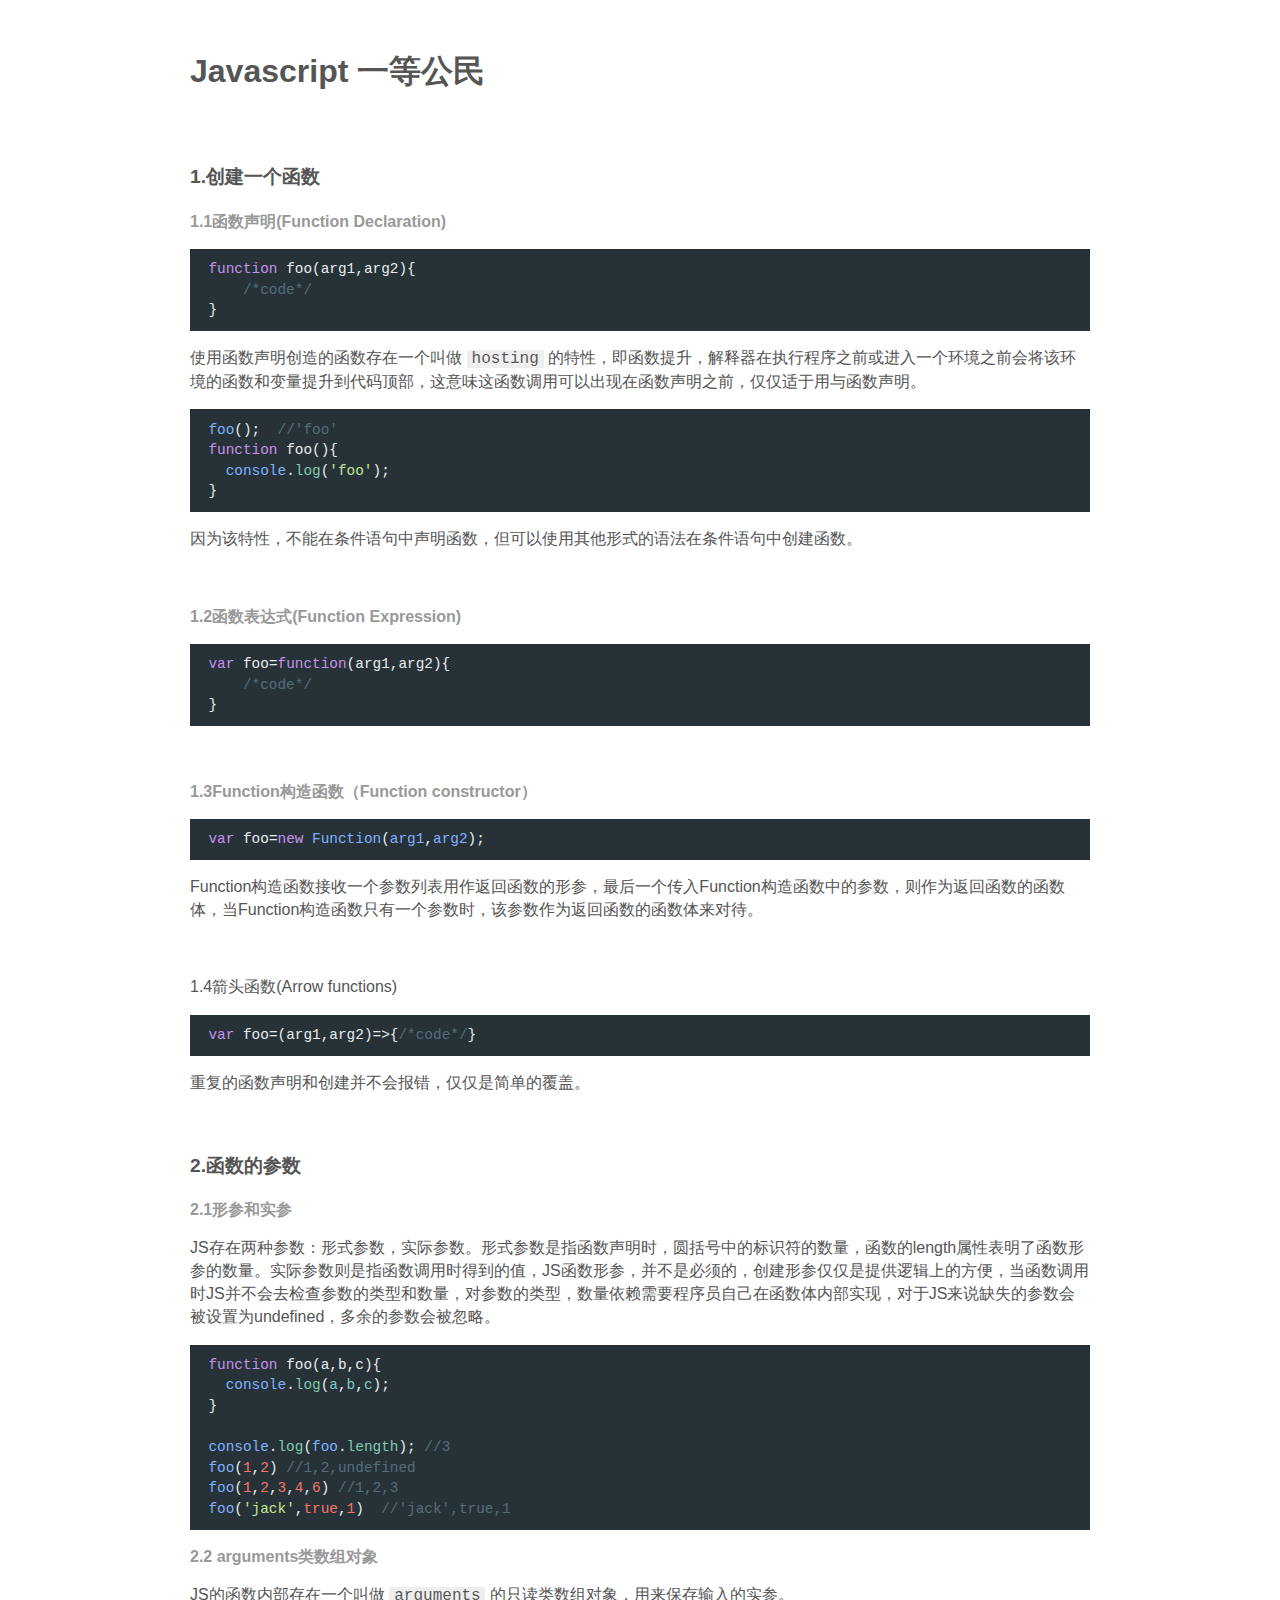
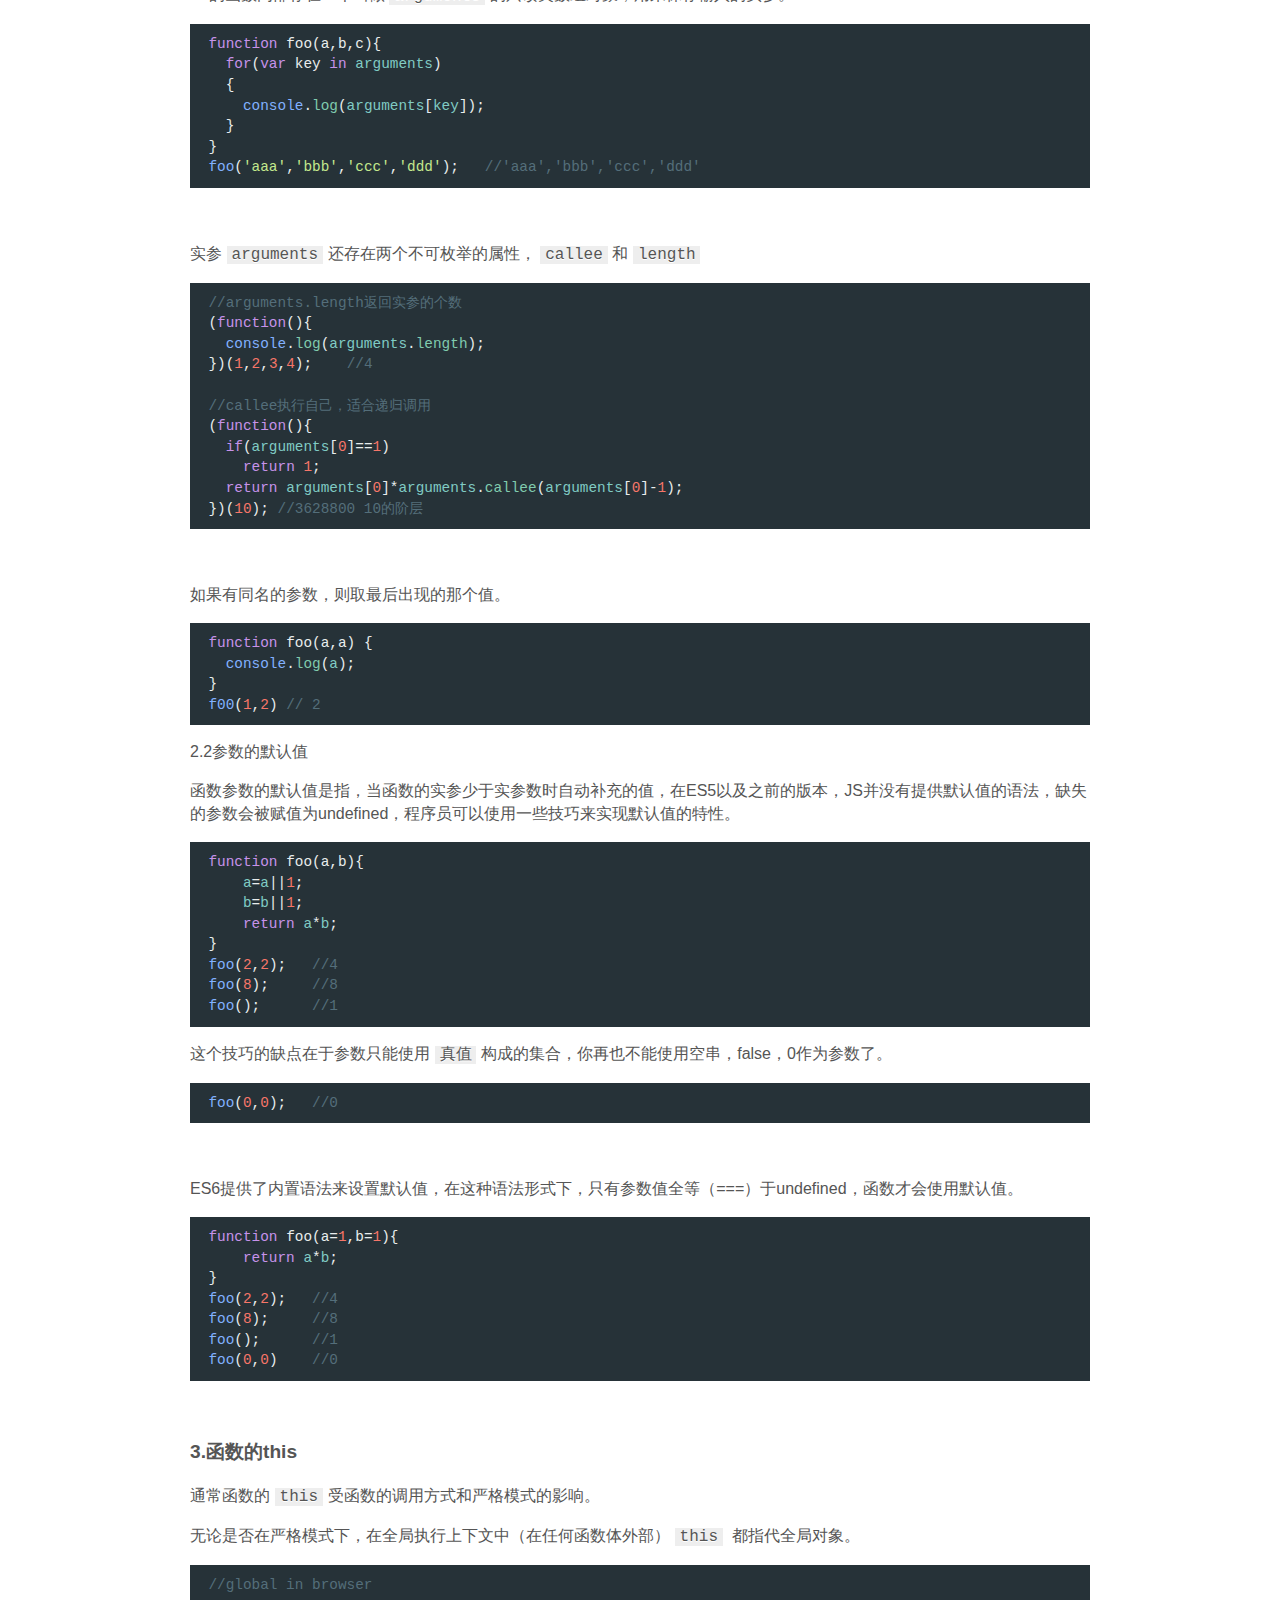
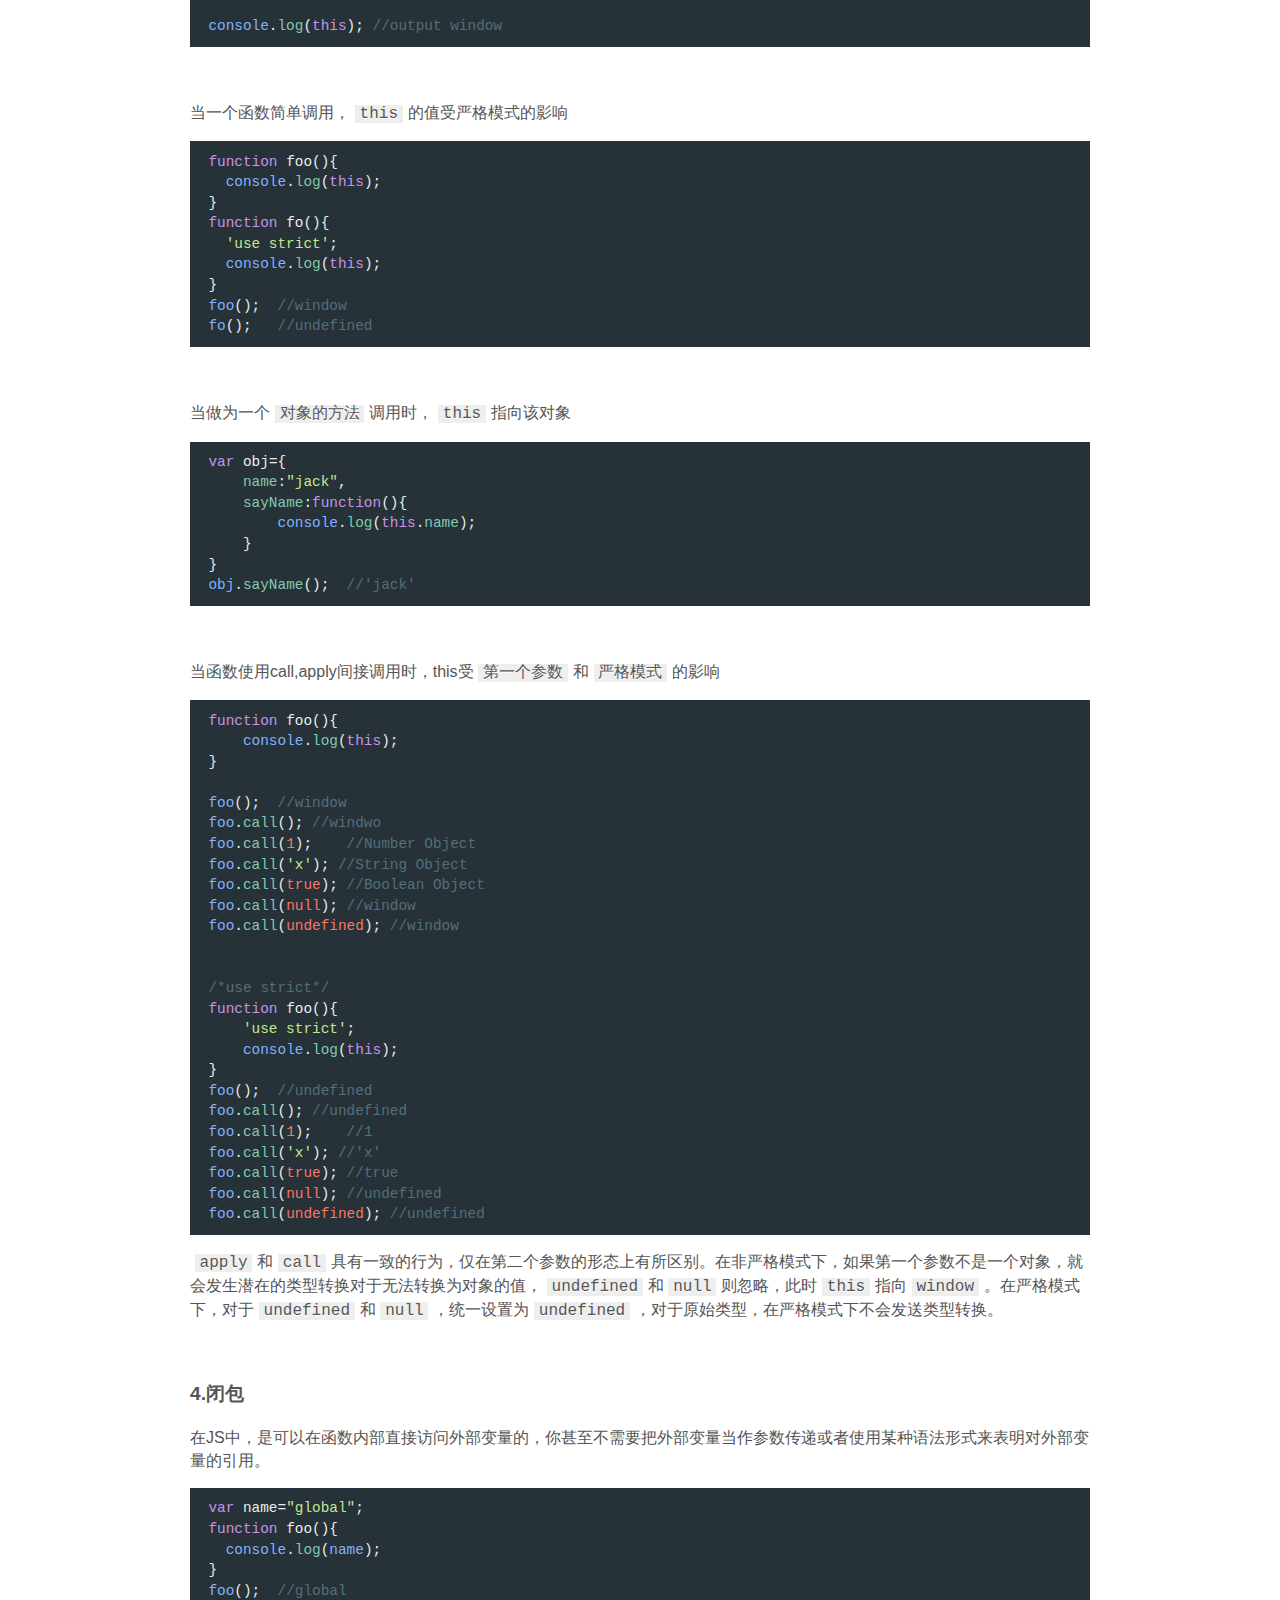
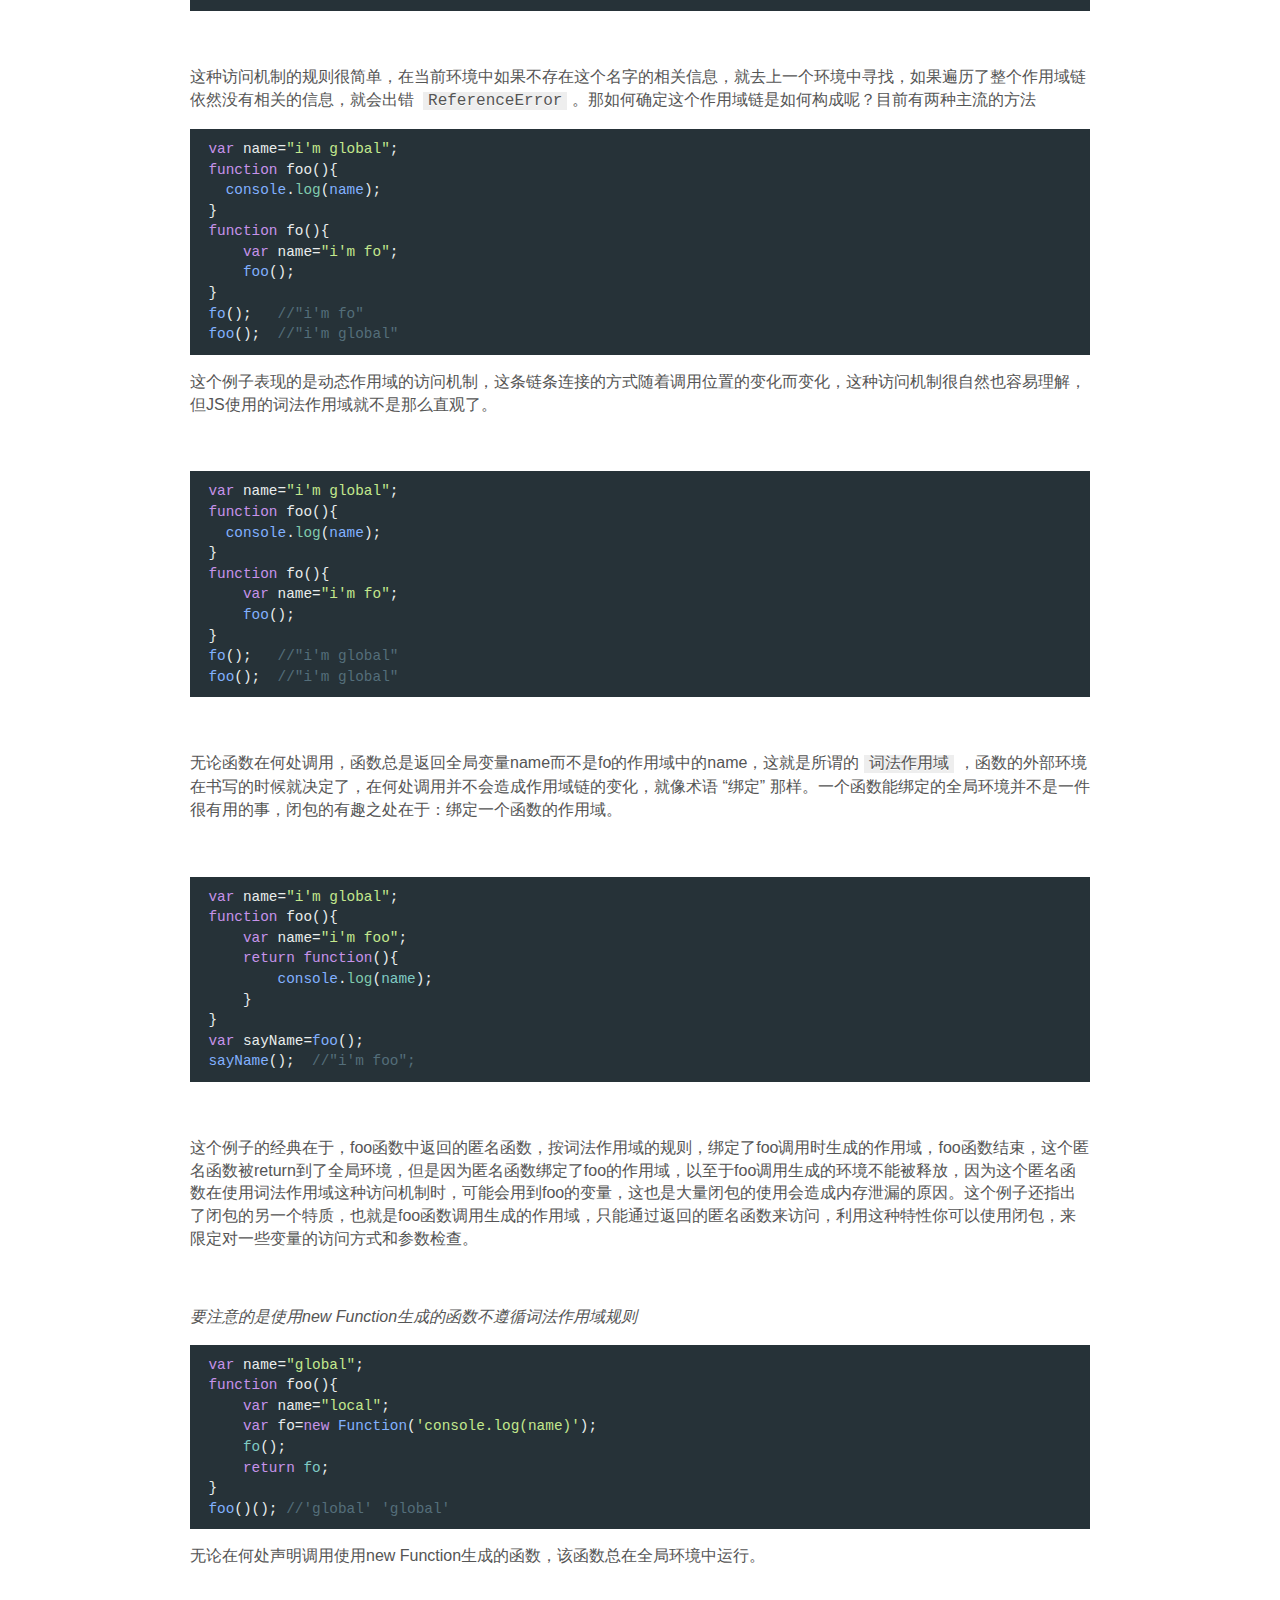
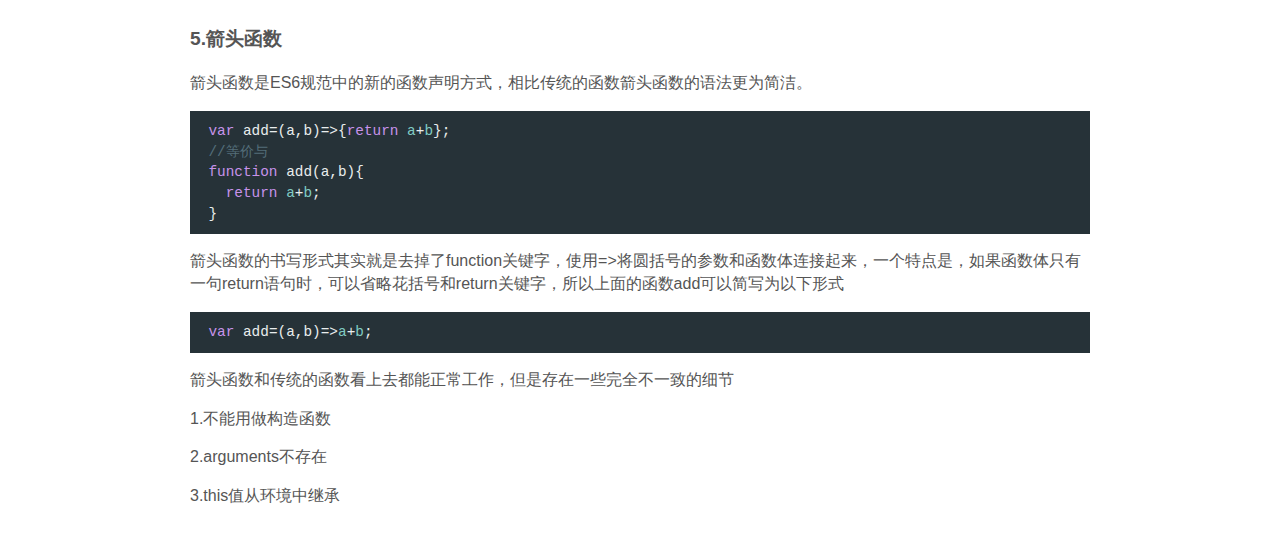
<file: article/Javascript 函数.html>
<!doctype html>
<html>
<head>
<meta charset='UTF-8'><meta name='viewport' content='width=device-width initial-scale=1'>
<title>Javascript 函数</title><style type='text/css'>html {overflow-x: initial !important;}:root { --bg-color:#ffffff; --text-color:#333333; --select-text-bg-color:#B5D6FC; --select-text-font-color:auto; --monospace:"Lucida Console",Consolas,"Courier",monospace; }
html { font-size: 14px; background-color: var(--bg-color); color: var(--text-color); font-family: "Helvetica Neue", Helvetica, Arial, sans-serif; -webkit-font-smoothing: antialiased; }
body { margin: 0px; padding: 0px; height: auto; bottom: 0px; top: 0px; left: 0px; right: 0px; font-size: 1rem; line-height: 1.42857; overflow-x: hidden; background: inherit; tab-size: 4; }
iframe { margin: auto; }
a.url { word-break: break-all; }
a:active, a:hover { outline: 0px; }
.in-text-selection, ::selection { text-shadow: none; background: var(--select-text-bg-color); color: var(--select-text-font-color); }
#write { margin: 0px auto; height: auto; width: inherit; word-break: normal; overflow-wrap: break-word; position: relative; white-space: normal; overflow-x: visible; padding-top: 40px; }
#write.first-line-indent p { text-indent: 2em; }
#write.first-line-indent li p, #write.first-line-indent p * { text-indent: 0px; }
#write.first-line-indent li { margin-left: 2em; }
.for-image #write { padding-left: 8px; padding-right: 8px; }
body.typora-export { padding-left: 30px; padding-right: 30px; }
.typora-export .footnote-line, .typora-export li, .typora-export p { white-space: pre-wrap; }
@media screen and (max-width: 500px) {
  body.typora-export { padding-left: 0px; padding-right: 0px; }
  #write { padding-left: 20px; padding-right: 20px; }
  .CodeMirror-sizer { margin-left: 0px !important; }
  .CodeMirror-gutters { display: none !important; }
}
#write li > figure:last-child { margin-bottom: 0.5rem; }
#write ol, #write ul { position: relative; }
img { max-width: 100%; vertical-align: middle; }
button, input, select, textarea { color: inherit; font: inherit; }
input[type="checkbox"], input[type="radio"] { line-height: normal; padding: 0px; }
*, ::after, ::before { box-sizing: border-box; }
#write h1, #write h2, #write h3, #write h4, #write h5, #write h6, #write p, #write pre { width: inherit; }
#write h1, #write h2, #write h3, #write h4, #write h5, #write h6, #write p { position: relative; }
p { line-height: inherit; }
h1, h2, h3, h4, h5, h6 { break-after: avoid-page; break-inside: avoid; orphans: 2; }
p { orphans: 4; }
h1 { font-size: 2rem; }
h2 { font-size: 1.8rem; }
h3 { font-size: 1.6rem; }
h4 { font-size: 1.4rem; }
h5 { font-size: 1.2rem; }
h6 { font-size: 1rem; }
.md-math-block, .md-rawblock, h1, h2, h3, h4, h5, h6, p { margin-top: 1rem; margin-bottom: 1rem; }
.hidden { display: none; }
.md-blockmeta { color: rgb(204, 204, 204); font-weight: 700; font-style: italic; }
a { cursor: pointer; }
sup.md-footnote { padding: 2px 4px; background-color: rgba(238, 238, 238, 0.7); color: rgb(85, 85, 85); border-radius: 4px; cursor: pointer; }
sup.md-footnote a, sup.md-footnote a:hover { color: inherit; text-transform: inherit; text-decoration: inherit; }
#write input[type="checkbox"] { cursor: pointer; width: inherit; height: inherit; }
figure { overflow-x: auto; margin: 1.2em 0px; max-width: calc(100% + 16px); padding: 0px; }
figure > table { margin: 0px !important; }
tr { break-inside: avoid; break-after: auto; }
thead { display: table-header-group; }
table { border-collapse: collapse; border-spacing: 0px; width: 100%; overflow: auto; break-inside: auto; text-align: left; }
table.md-table td { min-width: 32px; }
.CodeMirror-gutters { border-right: 0px; background-color: inherit; }
.CodeMirror-linenumber { user-select: none; }
.CodeMirror { text-align: left; }
.CodeMirror-placeholder { opacity: 0.3; }
.CodeMirror pre { padding: 0px 4px; }
.CodeMirror-lines { padding: 0px; }
div.hr:focus { cursor: none; }
#write pre { white-space: pre-wrap; }
#write.fences-no-line-wrapping pre { white-space: pre; }
#write pre.ty-contain-cm { white-space: normal; }
.CodeMirror-gutters { margin-right: 4px; }
.md-fences { font-size: 0.9rem; display: block; break-inside: avoid; text-align: left; overflow: visible; white-space: pre; background: inherit; position: relative !important; }
.md-diagram-panel { width: 100%; margin-top: 10px; text-align: center; padding-top: 0px; padding-bottom: 8px; overflow-x: auto; }
#write .md-fences.mock-cm { white-space: pre-wrap; }
.md-fences.md-fences-with-lineno { padding-left: 0px; }
#write.fences-no-line-wrapping .md-fences.mock-cm { white-space: pre; overflow-x: auto; }
.md-fences.mock-cm.md-fences-with-lineno { padding-left: 8px; }
.CodeMirror-line, twitterwidget { break-inside: avoid; }
.footnotes { opacity: 0.8; font-size: 0.9rem; margin-top: 1em; margin-bottom: 1em; }
.footnotes + .footnotes { margin-top: 0px; }
.md-reset { margin: 0px; padding: 0px; border: 0px; outline: 0px; vertical-align: top; background: 0px 0px; text-decoration: none; text-shadow: none; float: none; position: static; width: auto; height: auto; white-space: nowrap; cursor: inherit; -webkit-tap-highlight-color: transparent; line-height: normal; font-weight: 400; text-align: left; box-sizing: content-box; direction: ltr; }
li div { padding-top: 0px; }
blockquote { margin: 1rem 0px; }
li .mathjax-block, li p { margin: 0.5rem 0px; }
li { margin: 0px; position: relative; }
blockquote > :last-child { margin-bottom: 0px; }
blockquote > :first-child, li > :first-child { margin-top: 0px; }
.footnotes-area { color: rgb(136, 136, 136); margin-top: 0.714rem; padding-bottom: 0.143rem; white-space: normal; }
#write .footnote-line { white-space: pre-wrap; }
@media print {
  body, html { border: 1px solid transparent; height: 99%; break-after: avoid; break-before: avoid; }
  #write { margin-top: 0px; padding-top: 0px; border-color: transparent !important; }
  .typora-export * { -webkit-print-color-adjust: exact; }
  html.blink-to-pdf { font-size: 13px; }
  .typora-export #write { padding-left: 32px; padding-right: 32px; padding-bottom: 0px; break-after: avoid; }
  .typora-export #write::after { height: 0px; }
}
.footnote-line { margin-top: 0.714em; font-size: 0.7em; }
a img, img a { cursor: pointer; }
pre.md-meta-block { font-size: 0.8rem; min-height: 0.8rem; white-space: pre-wrap; background: rgb(204, 204, 204); display: block; overflow-x: hidden; }
p > .md-image:only-child:not(.md-img-error) img, p > img:only-child { display: block; margin: auto; }
p > .md-image:only-child { display: inline-block; width: 100%; }
#write .MathJax_Display { margin: 0.8em 0px 0px; }
.md-math-block { width: 100%; }
.md-math-block:not(:empty)::after { display: none; }
[contenteditable="true"]:active, [contenteditable="true"]:focus { outline: 0px; box-shadow: none; }
.md-task-list-item { position: relative; list-style-type: none; }
.task-list-item.md-task-list-item { padding-left: 0px; }
.md-task-list-item > input { position: absolute; top: 0px; left: 0px; margin-left: -1.2em; margin-top: calc(1em - 10px); border: none; }
.math { font-size: 1rem; }
.md-toc { min-height: 3.58rem; position: relative; font-size: 0.9rem; border-radius: 10px; }
.md-toc-content { position: relative; margin-left: 0px; }
.md-toc-content::after, .md-toc::after { display: none; }
.md-toc-item { display: block; color: rgb(65, 131, 196); }
.md-toc-item a { text-decoration: none; }
.md-toc-inner:hover { text-decoration: underline; }
.md-toc-inner { display: inline-block; cursor: pointer; }
.md-toc-h1 .md-toc-inner { margin-left: 0px; font-weight: 700; }
.md-toc-h2 .md-toc-inner { margin-left: 2em; }
.md-toc-h3 .md-toc-inner { margin-left: 4em; }
.md-toc-h4 .md-toc-inner { margin-left: 6em; }
.md-toc-h5 .md-toc-inner { margin-left: 8em; }
.md-toc-h6 .md-toc-inner { margin-left: 10em; }
@media screen and (max-width: 48em) {
  .md-toc-h3 .md-toc-inner { margin-left: 3.5em; }
  .md-toc-h4 .md-toc-inner { margin-left: 5em; }
  .md-toc-h5 .md-toc-inner { margin-left: 6.5em; }
  .md-toc-h6 .md-toc-inner { margin-left: 8em; }
}
a.md-toc-inner { font-size: inherit; font-style: inherit; font-weight: inherit; line-height: inherit; }
.footnote-line a:not(.reversefootnote) { color: inherit; }
.md-attr { display: none; }
.md-fn-count::after { content: "."; }
code, pre, samp, tt { font-family: var(--monospace); }
kbd { margin: 0px 0.1em; padding: 0.1em 0.6em; font-size: 0.8em; color: rgb(36, 39, 41); background: rgb(255, 255, 255); border: 1px solid rgb(173, 179, 185); border-radius: 3px; box-shadow: rgba(12, 13, 14, 0.2) 0px 1px 0px, rgb(255, 255, 255) 0px 0px 0px 2px inset; white-space: nowrap; vertical-align: middle; }
.md-comment { color: rgb(162, 127, 3); opacity: 0.8; font-family: var(--monospace); }
code { text-align: left; vertical-align: initial; }
a.md-print-anchor { white-space: pre !important; border-width: initial !important; border-style: none !important; border-color: initial !important; display: inline-block !important; position: absolute !important; width: 1px !important; right: 0px !important; outline: 0px !important; background: 0px 0px !important; text-decoration: initial !important; text-shadow: initial !important; }
.md-inline-math .MathJax_SVG .noError { display: none !important; }
.html-for-mac .inline-math-svg .MathJax_SVG { vertical-align: 0.2px; }
.md-math-block .MathJax_SVG_Display { text-align: center; margin: 0px; position: relative; text-indent: 0px; max-width: none; max-height: none; min-height: 0px; min-width: 100%; width: auto; overflow-y: hidden; display: block !important; }
.MathJax_SVG_Display, .md-inline-math .MathJax_SVG_Display { width: auto; margin: inherit; display: inline-block !important; }
.MathJax_SVG .MJX-monospace { font-family: var(--monospace); }
.MathJax_SVG .MJX-sans-serif { font-family: sans-serif; }
.MathJax_SVG { display: inline; font-style: normal; font-weight: 400; line-height: normal; zoom: 90%; text-indent: 0px; text-align: left; text-transform: none; letter-spacing: normal; word-spacing: normal; overflow-wrap: normal; white-space: nowrap; float: none; direction: ltr; max-width: none; max-height: none; min-width: 0px; min-height: 0px; border: 0px; padding: 0px; margin: 0px; }
.MathJax_SVG * { transition: none 0s ease 0s; }
.MathJax_SVG_Display svg { vertical-align: middle !important; margin-bottom: 0px !important; margin-top: 0px !important; }
.os-windows.monocolor-emoji .md-emoji { font-family: "Segoe UI Symbol", sans-serif; }
.md-diagram-panel > svg { max-width: 100%; }
[lang="mermaid"] svg, [lang="flow"] svg { max-width: 100%; height: auto; }
[lang="mermaid"] .node text { font-size: 1rem; }
table tr th { border-bottom: 0px; }
video { max-width: 100%; display: block; margin: 0px auto; }
iframe { max-width: 100%; width: 100%; border: none; }
.highlight td, .highlight tr { border: 0px; }


.CodeMirror { height: auto; }
.CodeMirror.cm-s-inner { background: inherit; }
.CodeMirror-scroll { overflow: auto hidden; z-index: 3; }
.CodeMirror-gutter-filler, .CodeMirror-scrollbar-filler { background-color: rgb(255, 255, 255); }
.CodeMirror-gutters { border-right: 1px solid rgb(221, 221, 221); background: inherit; white-space: nowrap; }
.CodeMirror-linenumber { padding: 0px 3px 0px 5px; text-align: right; color: rgb(153, 153, 153); }
.cm-s-inner .cm-keyword { color: rgb(119, 0, 136); }
.cm-s-inner .cm-atom, .cm-s-inner.cm-atom { color: rgb(34, 17, 153); }
.cm-s-inner .cm-number { color: rgb(17, 102, 68); }
.cm-s-inner .cm-def { color: rgb(0, 0, 255); }
.cm-s-inner .cm-variable { color: rgb(0, 0, 0); }
.cm-s-inner .cm-variable-2 { color: rgb(0, 85, 170); }
.cm-s-inner .cm-variable-3 { color: rgb(0, 136, 85); }
.cm-s-inner .cm-string { color: rgb(170, 17, 17); }
.cm-s-inner .cm-property { color: rgb(0, 0, 0); }
.cm-s-inner .cm-operator { color: rgb(152, 26, 26); }
.cm-s-inner .cm-comment, .cm-s-inner.cm-comment { color: rgb(170, 85, 0); }
.cm-s-inner .cm-string-2 { color: rgb(255, 85, 0); }
.cm-s-inner .cm-meta { color: rgb(85, 85, 85); }
.cm-s-inner .cm-qualifier { color: rgb(85, 85, 85); }
.cm-s-inner .cm-builtin { color: rgb(51, 0, 170); }
.cm-s-inner .cm-bracket { color: rgb(153, 153, 119); }
.cm-s-inner .cm-tag { color: rgb(17, 119, 0); }
.cm-s-inner .cm-attribute { color: rgb(0, 0, 204); }
.cm-s-inner .cm-header, .cm-s-inner.cm-header { color: rgb(0, 0, 255); }
.cm-s-inner .cm-quote, .cm-s-inner.cm-quote { color: rgb(0, 153, 0); }
.cm-s-inner .cm-hr, .cm-s-inner.cm-hr { color: rgb(153, 153, 153); }
.cm-s-inner .cm-link, .cm-s-inner.cm-link { color: rgb(0, 0, 204); }
.cm-negative { color: rgb(221, 68, 68); }
.cm-positive { color: rgb(34, 153, 34); }
.cm-header, .cm-strong { font-weight: 700; }
.cm-del { text-decoration: line-through; }
.cm-em { font-style: italic; }
.cm-link { text-decoration: underline; }
.cm-error { color: red; }
.cm-invalidchar { color: red; }
.cm-constant { color: rgb(38, 139, 210); }
.cm-defined { color: rgb(181, 137, 0); }
div.CodeMirror span.CodeMirror-matchingbracket { color: rgb(0, 255, 0); }
div.CodeMirror span.CodeMirror-nonmatchingbracket { color: rgb(255, 34, 34); }
.cm-s-inner .CodeMirror-activeline-background { background: inherit; }
.CodeMirror { position: relative; overflow: hidden; }
.CodeMirror-scroll { height: 100%; outline: 0px; position: relative; box-sizing: content-box; background: inherit; }
.CodeMirror-sizer { position: relative; }
.CodeMirror-gutter-filler, .CodeMirror-hscrollbar, .CodeMirror-scrollbar-filler, .CodeMirror-vscrollbar { position: absolute; z-index: 6; display: none; }
.CodeMirror-vscrollbar { right: 0px; top: 0px; overflow: hidden; }
.CodeMirror-hscrollbar { bottom: 0px; left: 0px; overflow: hidden; }
.CodeMirror-scrollbar-filler { right: 0px; bottom: 0px; }
.CodeMirror-gutter-filler { left: 0px; bottom: 0px; }
.CodeMirror-gutters { position: absolute; left: 0px; top: 0px; padding-bottom: 30px; z-index: 3; }
.CodeMirror-gutter { white-space: normal; height: 100%; box-sizing: content-box; padding-bottom: 30px; margin-bottom: -32px; display: inline-block; }
.CodeMirror-gutter-wrapper { position: absolute; z-index: 4; background: 0px 0px !important; border: none !important; }
.CodeMirror-gutter-background { position: absolute; top: 0px; bottom: 0px; z-index: 4; }
.CodeMirror-gutter-elt { position: absolute; cursor: default; z-index: 4; }
.CodeMirror-lines { cursor: text; }
.CodeMirror pre { border-radius: 0px; border-width: 0px; background: 0px 0px; font-family: inherit; font-size: inherit; margin: 0px; white-space: pre; overflow-wrap: normal; color: inherit; z-index: 2; position: relative; overflow: visible; }
.CodeMirror-wrap pre { overflow-wrap: break-word; white-space: pre-wrap; word-break: normal; }
.CodeMirror-code pre { border-right: 30px solid transparent; width: fit-content; }
.CodeMirror-wrap .CodeMirror-code pre { border-right: none; width: auto; }
.CodeMirror-linebackground { position: absolute; left: 0px; right: 0px; top: 0px; bottom: 0px; z-index: 0; }
.CodeMirror-linewidget { position: relative; z-index: 2; overflow: auto; }
.CodeMirror-wrap .CodeMirror-scroll { overflow-x: hidden; }
.CodeMirror-measure { position: absolute; width: 100%; height: 0px; overflow: hidden; visibility: hidden; }
.CodeMirror-measure pre { position: static; }
.CodeMirror div.CodeMirror-cursor { position: absolute; visibility: hidden; border-right: none; width: 0px; }
.CodeMirror div.CodeMirror-cursor { visibility: hidden; }
.CodeMirror-focused div.CodeMirror-cursor { visibility: inherit; }
.cm-searching { background: rgba(255, 255, 0, 0.4); }
@media print {
  .CodeMirror div.CodeMirror-cursor { visibility: hidden; }
}


html { font-size: 16px; }
body { background: rgb(255, 255, 255); font-family: "Source Han Sans SC", sans-serif; color: rgb(85, 85, 85); }
#write { max-width: 60em; margin: 0px auto; padding: 20px 30px 50px; }
h1, h2, h3, h4, h5, h6 { position: relative; margin-top: 1em; margin-bottom: 1em; font-weight: bold; line-height: 1.4em; }
h1 { font-size: 2em; line-height: 1.2em; }
h2 { font-size: 1.5em; line-height: 1.225em; }
h3 { font-size: 1.3em; line-height: 1.43em; }
h4 { font-size: 1.2em; }
h5 { font-size: 1em; }
h6 { font-size: 1em; color: rgb(153, 153, 153); }
hr { border: 1px solid rgb(221, 221, 221); }
a { text-decoration: none; color: rgb(37, 143, 184); }
a:hover, a:active { text-decoration: underline; }
ul, ol { padding-left: 2em; }
.task-list { padding-left: 2em; }
.task-list-item { padding-left: 1.6em; }
.task-list-item input { top: 3px; left: 8px; }
table { width: 100%; border-collapse: collapse; border-spacing: 0px; }
table th { font-weight: bold; border-bottom: 3px solid rgb(221, 221, 221); padding-bottom: 0.5em; }
table td { border-bottom: 1px solid rgb(221, 221, 221); padding: 10px 0px; }
blockquote { border-left: 5px solid rgb(221, 221, 221); padding-left: 0.5em; font-family: "Source Han Serif SC", serif; color: rgb(85, 85, 85); }
blockquote blockquote { padding-right: 0px; }
.md-fences, code, tt { margin: 0px 0.3em; padding: 0px 0.3em; background: rgb(238, 238, 238); font-family: mononoki, monospace; text-shadow: rgb(255, 255, 255) 0px 1px; }
.md-fences { margin: 15px auto; padding: 0.7em 1em; text-shadow: none; }
.cm-s-inner.CodeMirror { background-color: rgb(38, 50, 56); color: rgb(233, 237, 237); }
.cm-s-inner .CodeMirror-gutters { background: rgb(38, 50, 56); color: rgb(83, 127, 126); border: none; }
.cm-s-inner .CodeMirror-guttermarker, .cm-s-inner .CodeMirror-guttermarker-subtle, .cm-s-inner .CodeMirror-linenumber { color: rgb(83, 127, 126); }
.cm-s-inner .CodeMirror-cursor { border-left: 1px solid rgb(248, 248, 240); }
.cm-s-inner div.CodeMirror-selected { background: rgba(255, 255, 255, 0.15); }
.cm-s-inner.CodeMirror-focused div.CodeMirror-selected { background: rgba(255, 255, 255, 0.1); }
.cm-s-inner .CodeMirror-line::selection, .cm-s-inner .CodeMirror-line > span::selection, .cm-s-inner .CodeMirror-line > span > span::selection { background: rgba(255, 255, 255, 0.1); }
.cm-s-inner .CodeMirror-activeline-background { background: rgba(0, 0, 0, 0); }
.cm-s-inner .cm-keyword { color: rgb(199, 146, 234); }
.cm-s-inner .cm-operator { color: rgb(233, 237, 237); }
.cm-s-inner .cm-variable-2 { color: rgb(128, 203, 196); }
.cm-s-inner .cm-variable-3, .cm-s-inner .cm-type { color: rgb(130, 177, 255); }
.cm-s-inner .cm-builtin { color: rgb(222, 203, 107); }
.cm-s-inner .cm-atom { color: rgb(247, 118, 105); }
.cm-s-inner .cm-number { color: rgb(247, 118, 105); }
.cm-s-inner .cm-def { color: rgb(233, 237, 237); }
.cm-s-inner .cm-string { color: rgb(195, 232, 141); }
.cm-s-inner .cm-string-2 { color: rgb(128, 203, 196); }
.cm-s-inner .cm-comment { color: rgb(84, 110, 122); }
.cm-s-inner .cm-variable { color: rgb(130, 177, 255); }
.cm-s-inner .cm-tag { color: rgb(128, 203, 196); }
.cm-s-inner .cm-meta { color: rgb(128, 203, 196); }
.cm-s-inner .cm-attribute { color: rgb(255, 203, 107); }
.cm-s-inner .cm-property { color: rgb(128, 203, 174); }
.cm-s-inner .cm-qualifier { color: rgb(222, 203, 107); }
.cm-s-inner .cm-variable-3, .cm-s-inner .cm-type { color: rgb(222, 203, 107); }
.cm-s-inner .cm-tag { color: rgb(255, 83, 112); }
.cm-s-inner .cm-error { color: rgb(255, 255, 255); background-color: rgb(236, 95, 103); }
.cm-s-inner .CodeMirror-matchingbracket { text-decoration: underline; color: white !important; }
.md-fences { background-color: rgb(38, 50, 56); color: rgb(233, 237, 237); border: none; }
.md-fences .code-tooltip { background-color: rgb(38, 50, 56); }
.cm-s-typora-default { background-color: rgb(38, 50, 56); color: rgb(233, 237, 237); }
.cm-s-typora-default .CodeMirror-gutters { background: rgb(38, 50, 56); color: rgb(83, 127, 126); border: none; }
.cm-s-typora-default .CodeMirror-guttermarker, .cm-s-typora-default .CodeMirror-guttermarker-subtle, .cm-s-typora-default .CodeMirror-linenumber { color: rgb(83, 127, 126); }
.cm-s-typora-default .CodeMirror-cursor { border-left: 1px solid rgb(248, 248, 240); }
.cm-s-typora-default div.CodeMirror-selected { background: rgba(255, 255, 255, 0.15); }
.cm-s-typora-default.CodeMirror-focused div.CodeMirror-selected { background: rgba(255, 255, 255, 0.1); }
.cm-s-typora-default .CodeMirror-line::selection, .cm-s-typora-default .CodeMirror-line > span::selection, .cm-s-typora-default .CodeMirror-line > span > span::selection { background: rgba(255, 255, 255, 0.1); }
.cm-s-typora-default .CodeMirror-activeline-background { background: rgba(0, 0, 0, 0); }
.cm-s-typora-default .cm-keyword { color: rgb(199, 146, 234); }
.cm-s-typora-default .cm-operator { color: rgb(233, 237, 237); }
.cm-s-typora-default .cm-variable-2 { color: rgb(128, 203, 196); }
.cm-s-typora-default .cm-variable-3 { color: rgb(130, 177, 255); }
.cm-s-typora-default .cm-builtin { color: rgb(222, 203, 107); }
.cm-s-typora-default .cm-atom { color: rgb(247, 118, 105); }
.cm-s-typora-default .cm-number { color: rgb(247, 118, 105); }
.cm-s-typora-default .cm-def { color: rgb(233, 237, 237); }
.cm-s-typora-default .cm-string { color: rgb(195, 232, 141); }
.cm-s-typora-default .cm-string-2 { color: rgb(128, 203, 196); }
.cm-s-typora-default .cm-comment { color: rgb(84, 110, 122); }
.cm-s-typora-default .cm-variable { color: rgb(130, 177, 255); }
.cm-s-typora-default .cm-tag { color: rgb(128, 203, 196); }
.cm-s-typora-default .cm-meta { color: rgb(128, 203, 196); }
.cm-s-typora-default .cm-attribute { color: rgb(255, 203, 107); }
.cm-s-typora-default .cm-property { color: rgb(128, 203, 174); }
.cm-s-typora-default .cm-qualifier { color: rgb(222, 203, 107); }
.cm-s-typora-default .cm-variable-3 { color: rgb(222, 203, 107); }
.cm-s-typora-default .cm-tag { color: rgb(255, 83, 112); }
.cm-s-typora-default .cm-error { color: rgb(255, 255, 255); background-color: rgb(236, 95, 103); }
.cm-s-typora-default .CodeMirror-matchingbracket { text-decoration: underline; color: white !important; }
.md-fences { background-color: rgb(38, 50, 56); color: rgb(233, 237, 237); border: none; }
.md-fences .code-tooltip { background-color: rgb(38, 50, 56); }
.CodeMirror div.CodeMirror-cursor { border-left: 1px solid rgb(228, 98, 154); }
#write pre.md-meta-block { padding: 1em; background-color: rgb(255, 255, 255); border-bottom: 1px dashed rgb(221, 221, 221); color: rgb(128, 203, 196); margin-top: 0px !important; }
.md-image > .md-meta { color: inherit; }
header, .context-menu, .megamenu-content, footer { font-family: "Source Han Sans SC", sans-serif; }
@media print {
  html { font-size: 13px; }
  table, pre { break-inside: avoid; }
  pre { overflow-wrap: break-word; }
}
header, .context-menu, .megamenu-content, footer { font-family: "Helvetica Neue", Helvetica, "Segoe UI", Arial, sans-serif; }
.md-diagram-panel-preview { color: rgb(38, 50, 56); }

 .typora-export li, .typora-export p, .typora-export,  .footnote-line {white-space: normal;} 
</style>
</head>
<body class='typora-export os-windows' >
<div  id='write'  class = 'is-node'><h1><a name="javascript-一等公民" class="md-header-anchor"></a><span>Javascript 一等公民</span></h1><p>&nbsp;</p><h4><a name="1创建一个函数" class="md-header-anchor"></a><span>1.创建一个函数</span></h4><h6><a name="11函数声明function-declaration" class="md-header-anchor"></a><span>1.1函数声明(Function Declaration)</span></h6><pre spellcheck="false" class="md-fences md-end-block ty-contain-cm modeLoaded" lang="javascript"><div class="CodeMirror cm-s-inner CodeMirror-wrap" lang="javascript"><div style="overflow: hidden; position: relative; width: 3px; height: 0px; top: 0px; left: 4px;"><textarea autocorrect="off" autocapitalize="off" spellcheck="false" tabindex="0" style="position: absolute; bottom: -1em; padding: 0px; width: 1000px; height: 1em; outline: none;"></textarea></div><div class="CodeMirror-scrollbar-filler" cm-not-content="true"></div><div class="CodeMirror-gutter-filler" cm-not-content="true"></div><div class="CodeMirror-scroll" tabindex="-1"><div class="CodeMirror-sizer" style="margin-left: 0px; margin-bottom: 0px; border-right-width: 0px; padding-right: 0px; padding-bottom: 0px;"><div style="position: relative; top: 0px;"><div class="CodeMirror-lines" role="presentation"><div role="presentation" style="position: relative; outline: none;"><div class="CodeMirror-measure"></div><div class="CodeMirror-measure"></div><div style="position: relative; z-index: 1;"></div><div class="CodeMirror-code" role="presentation"><div class="CodeMirror-activeline" style="position: relative;"><div class="CodeMirror-activeline-background CodeMirror-linebackground"></div><div class="CodeMirror-gutter-background CodeMirror-activeline-gutter" style="left: 0px; width: 0px;"></div><pre class=" CodeMirror-line " role="presentation"><span role="presentation" style="padding-right: 0.1px;"><span class="cm-keyword">function</span> <span class="cm-def">foo</span>(<span class="cm-def">arg1</span>,<span class="cm-def">arg2</span>){</span></pre></div><pre class=" CodeMirror-line " role="presentation"><span role="presentation" style="padding-right: 0.1px;"><span class="cm-tab" role="presentation" cm-text="	">    </span><span class="cm-comment">/*code*/</span></span></pre><pre class=" CodeMirror-line " role="presentation"><span role="presentation" style="padding-right: 0.1px;">}</span></pre></div></div></div></div></div><div style="position: absolute; height: 0px; width: 1px; border-bottom: 0px solid transparent; top: 61px;"></div><div class="CodeMirror-gutters" style="display: none; height: 61px;"></div></div></div></pre><p><span>使用函数声明创造的函数存在一个叫做</span><code>hosting</code><span>的特性，即函数提升，解释器在执行程序之前或进入一个环境之前会将该环境的函数和变量提升到代码顶部，这意味这函数调用可以出现在函数声明之前，仅仅适于用与函数声明。</span></p><pre spellcheck="false" class="md-fences md-end-block ty-contain-cm modeLoaded" lang="javascript"><div class="CodeMirror cm-s-inner CodeMirror-wrap" lang="javascript"><div style="overflow: hidden; position: relative; width: 3px; height: 0px; top: 0px; left: 4px;"><textarea autocorrect="off" autocapitalize="off" spellcheck="false" tabindex="0" style="position: absolute; bottom: -1em; padding: 0px; width: 1000px; height: 1em; outline: none;"></textarea></div><div class="CodeMirror-scrollbar-filler" cm-not-content="true"></div><div class="CodeMirror-gutter-filler" cm-not-content="true"></div><div class="CodeMirror-scroll" tabindex="-1"><div class="CodeMirror-sizer" style="margin-left: 0px; margin-bottom: 0px; border-right-width: 0px; padding-right: 0px; padding-bottom: 0px;"><div style="position: relative; top: 0px;"><div class="CodeMirror-lines" role="presentation"><div role="presentation" style="position: relative; outline: none;"><div class="CodeMirror-measure"><pre><span>xxxxxxxxxx</span></pre></div><div class="CodeMirror-measure"></div><div style="position: relative; z-index: 1;"></div><div class="CodeMirror-code" role="presentation"><div class="CodeMirror-activeline" style="position: relative;"><div class="CodeMirror-activeline-background CodeMirror-linebackground"></div><div class="CodeMirror-gutter-background CodeMirror-activeline-gutter" style="left: 0px; width: 0px;"></div><pre class=" CodeMirror-line " role="presentation"><span role="presentation" style="padding-right: 0.1px;"><span class="cm-variable">foo</span>();<span class="cm-tab" role="presentation" cm-text="	">  </span><span class="cm-comment">//'foo'</span></span></pre></div><pre class=" CodeMirror-line " role="presentation"><span role="presentation" style="padding-right: 0.1px;"><span class="cm-keyword">function</span> <span class="cm-def">foo</span>(){</span></pre><pre class=" CodeMirror-line " role="presentation"><span role="presentation" style="padding-right: 0.1px;"> &nbsp;<span class="cm-variable">console</span>.<span class="cm-property">log</span>(<span class="cm-string">'foo'</span>);</span></pre><pre class=" CodeMirror-line " role="presentation"><span role="presentation" style="padding-right: 0.1px;">}</span></pre></div></div></div></div></div><div style="position: absolute; height: 0px; width: 1px; border-bottom: 0px solid transparent; top: 81px;"></div><div class="CodeMirror-gutters" style="display: none; height: 81px;"></div></div></div></pre><p><span>因为该特性，不能在条件语句中声明函数，但可以使用其他形式的语法在条件语句中创建函数。</span></p><p>&nbsp;</p><h6><a name="12函数表达式function-expression" class="md-header-anchor"></a><span>1.2函数表达式(Function Expression)</span></h6><pre spellcheck="false" class="md-fences md-end-block ty-contain-cm modeLoaded" lang="javascript"><div class="CodeMirror cm-s-inner CodeMirror-wrap" lang="javascript"><div style="overflow: hidden; position: relative; width: 3px; height: 0px; top: 0px; left: 4px;"><textarea autocorrect="off" autocapitalize="off" spellcheck="false" tabindex="0" style="position: absolute; bottom: -1em; padding: 0px; width: 1000px; height: 1em; outline: none;"></textarea></div><div class="CodeMirror-scrollbar-filler" cm-not-content="true"></div><div class="CodeMirror-gutter-filler" cm-not-content="true"></div><div class="CodeMirror-scroll" tabindex="-1"><div class="CodeMirror-sizer" style="margin-left: 0px; margin-bottom: 0px; border-right-width: 0px; padding-right: 0px; padding-bottom: 0px;"><div style="position: relative; top: 0px;"><div class="CodeMirror-lines" role="presentation"><div role="presentation" style="position: relative; outline: none;"><div class="CodeMirror-measure"><pre><span>xxxxxxxxxx</span></pre></div><div class="CodeMirror-measure"></div><div style="position: relative; z-index: 1;"></div><div class="CodeMirror-code" role="presentation"><div class="CodeMirror-activeline" style="position: relative;"><div class="CodeMirror-activeline-background CodeMirror-linebackground"></div><div class="CodeMirror-gutter-background CodeMirror-activeline-gutter" style="left: 0px; width: 0px;"></div><pre class=" CodeMirror-line " role="presentation"><span role="presentation" style="padding-right: 0.1px;"><span class="cm-keyword">var</span> <span class="cm-def">foo</span><span class="cm-operator">=</span><span class="cm-keyword">function</span>(<span class="cm-def">arg1</span>,<span class="cm-def">arg2</span>){</span></pre></div><pre class=" CodeMirror-line " role="presentation"><span role="presentation" style="padding-right: 0.1px;"><span class="cm-tab" role="presentation" cm-text="	">    </span><span class="cm-comment">/*code*/</span></span></pre><pre class=" CodeMirror-line " role="presentation"><span role="presentation" style="padding-right: 0.1px;">}</span></pre></div></div></div></div></div><div style="position: absolute; height: 0px; width: 1px; border-bottom: 0px solid transparent; top: 61px;"></div><div class="CodeMirror-gutters" style="display: none; height: 61px;"></div></div></div></pre><p>&nbsp;</p><h6><a name="13function构造函数function-constructor）" class="md-header-anchor"></a><span>1.3Function构造函数（Function constructor）</span></h6><pre spellcheck="false" class="md-fences md-end-block ty-contain-cm modeLoaded" lang="javascript"><div class="CodeMirror cm-s-inner CodeMirror-wrap" lang="javascript"><div style="overflow: hidden; position: relative; width: 3px; height: 0px; top: 0px; left: 4px;"><textarea autocorrect="off" autocapitalize="off" spellcheck="false" tabindex="0" style="position: absolute; bottom: -1em; padding: 0px; width: 1000px; height: 1em; outline: none;"></textarea></div><div class="CodeMirror-scrollbar-filler" cm-not-content="true"></div><div class="CodeMirror-gutter-filler" cm-not-content="true"></div><div class="CodeMirror-scroll" tabindex="-1"><div class="CodeMirror-sizer" style="margin-left: 0px; margin-bottom: 0px; border-right-width: 0px; padding-right: 0px; padding-bottom: 0px;"><div style="position: relative; top: 0px;"><div class="CodeMirror-lines" role="presentation"><div role="presentation" style="position: relative; outline: none;"><div class="CodeMirror-measure"><pre><span>xxxxxxxxxx</span></pre></div><div class="CodeMirror-measure"></div><div style="position: relative; z-index: 1;"></div><div class="CodeMirror-code" role="presentation"><div class="CodeMirror-activeline" style="position: relative;"><div class="CodeMirror-activeline-background CodeMirror-linebackground"></div><div class="CodeMirror-gutter-background CodeMirror-activeline-gutter" style="left: 0px; width: 0px;"></div><pre class=" CodeMirror-line " role="presentation"><span role="presentation" style="padding-right: 0.1px;"><span class="cm-keyword">var</span> <span class="cm-def">foo</span><span class="cm-operator">=</span><span class="cm-keyword">new</span> <span class="cm-variable">Function</span>(<span class="cm-variable">arg1</span>,<span class="cm-variable">arg2</span>);</span></pre></div></div></div></div></div></div><div style="position: absolute; height: 0px; width: 1px; border-bottom: 0px solid transparent; top: 20px;"></div><div class="CodeMirror-gutters" style="display: none; height: 20px;"></div></div></div></pre><p><span>Function构造函数接收一个参数列表用作返回函数的形参，最后一个传入Function构造函数中的参数，则作为返回函数的函数体，当Function构造函数只有一个参数时，该参数作为返回函数的函数体来对待。</span></p><p>&nbsp;</p><p><span>1.4箭头函数(Arrow functions)</span></p><pre spellcheck="false" class="md-fences md-end-block ty-contain-cm modeLoaded" lang="javascript"><div class="CodeMirror cm-s-inner CodeMirror-wrap" lang="javascript"><div style="overflow: hidden; position: relative; width: 3px; height: 0px; top: 0px; left: 4px;"><textarea autocorrect="off" autocapitalize="off" spellcheck="false" tabindex="0" style="position: absolute; bottom: -1em; padding: 0px; width: 1000px; height: 1em; outline: none;"></textarea></div><div class="CodeMirror-scrollbar-filler" cm-not-content="true"></div><div class="CodeMirror-gutter-filler" cm-not-content="true"></div><div class="CodeMirror-scroll" tabindex="-1"><div class="CodeMirror-sizer" style="margin-left: 0px; margin-bottom: 0px; border-right-width: 0px; padding-right: 0px; padding-bottom: 0px;"><div style="position: relative; top: 0px;"><div class="CodeMirror-lines" role="presentation"><div role="presentation" style="position: relative; outline: none;"><div class="CodeMirror-measure"><pre><span>xxxxxxxxxx</span></pre></div><div class="CodeMirror-measure"></div><div style="position: relative; z-index: 1;"></div><div class="CodeMirror-code" role="presentation"><div class="CodeMirror-activeline" style="position: relative;"><div class="CodeMirror-activeline-background CodeMirror-linebackground"></div><div class="CodeMirror-gutter-background CodeMirror-activeline-gutter" style="left: 0px; width: 0px;"></div><pre class=" CodeMirror-line " role="presentation"><span role="presentation" style="padding-right: 0.1px;"><span class="cm-keyword">var</span> <span class="cm-def">foo</span><span class="cm-operator">=</span>(<span class="cm-def">arg1</span>,<span class="cm-def">arg2</span>)<span class="cm-operator">=&gt;</span>{<span class="cm-comment">/*code*/</span>}</span></pre></div></div></div></div></div></div><div style="position: absolute; height: 0px; width: 1px; border-bottom: 0px solid transparent; top: 20px;"></div><div class="CodeMirror-gutters" style="display: none; height: 20px;"></div></div></div></pre><p><span>重复的函数声明和创建并不会报错，仅仅是简单的覆盖。</span></p><p>&nbsp;</p><h4><a name="2函数的参数" class="md-header-anchor"></a><span>2.函数的参数</span></h4><h6><a name="21形参和实参" class="md-header-anchor"></a><span>2.1形参和实参</span></h6><p><span>	</span><span>JS存在两种参数：形式参数，实际参数。形式参数是指函数声明时，圆括号中的标识符的数量，函数的length属性表明了函数形参的数量。实际参数则是指函数调用时得到的值，JS函数形参，并不是必须的，创建形参仅仅是提供逻辑上的方便，当函数调用时JS并不会去检查参数的类型和数量，对参数的类型，数量依赖需要程序员自己在函数体内部实现，对于JS来说缺失的参数会被设置为undefined，多余的参数会被忽略。</span></p><pre spellcheck="false" class="md-fences md-end-block ty-contain-cm modeLoaded" lang="javascript"><div class="CodeMirror cm-s-inner CodeMirror-wrap" lang="javascript"><div style="overflow: hidden; position: relative; width: 3px; height: 0px; top: 0px; left: 4px;"><textarea autocorrect="off" autocapitalize="off" spellcheck="false" tabindex="0" style="position: absolute; bottom: -1em; padding: 0px; width: 1000px; height: 1em; outline: none;"></textarea></div><div class="CodeMirror-scrollbar-filler" cm-not-content="true"></div><div class="CodeMirror-gutter-filler" cm-not-content="true"></div><div class="CodeMirror-scroll" tabindex="-1"><div class="CodeMirror-sizer" style="margin-left: 0px; margin-bottom: 0px; border-right-width: 0px; padding-right: 0px; padding-bottom: 0px;"><div style="position: relative; top: 0px;"><div class="CodeMirror-lines" role="presentation"><div role="presentation" style="position: relative; outline: none;"><div class="CodeMirror-measure"><span><span>​</span>x</span></div><div class="CodeMirror-measure"></div><div style="position: relative; z-index: 1;"></div><div class="CodeMirror-code" role="presentation" style=""><div class="CodeMirror-activeline" style="position: relative;"><div class="CodeMirror-activeline-background CodeMirror-linebackground"></div><div class="CodeMirror-gutter-background CodeMirror-activeline-gutter" style="left: 0px; width: 0px;"></div><pre class=" CodeMirror-line " role="presentation"><span role="presentation" style="padding-right: 0.1px;"><span class="cm-keyword">function</span> <span class="cm-def">foo</span>(<span class="cm-def">a</span>,<span class="cm-def">b</span>,<span class="cm-def">c</span>){</span></pre></div><pre class=" CodeMirror-line " role="presentation"><span role="presentation" style="padding-right: 0.1px;"> &nbsp;<span class="cm-variable">console</span>.<span class="cm-property">log</span>(<span class="cm-variable-2">a</span>,<span class="cm-variable-2">b</span>,<span class="cm-variable-2">c</span>);</span></pre><pre class=" CodeMirror-line " role="presentation"><span role="presentation" style="padding-right: 0.1px;">}</span></pre><pre class=" CodeMirror-line " role="presentation"><span role="presentation" style="padding-right: 0.1px;"><span cm-text="">​</span></span></pre><pre class=" CodeMirror-line " role="presentation"><span role="presentation" style="padding-right: 0.1px;"><span class="cm-variable">console</span>.<span class="cm-property">log</span>(<span class="cm-variable">foo</span>.<span class="cm-property">length</span>); <span class="cm-comment">//3</span></span></pre><pre class=" CodeMirror-line " role="presentation"><span role="presentation" style="padding-right: 0.1px;"><span class="cm-variable">foo</span>(<span class="cm-number">1</span>,<span class="cm-number">2</span>) <span class="cm-comment">//1,2,undefined</span></span></pre><pre class=" CodeMirror-line " role="presentation"><span role="presentation" style="padding-right: 0.1px;"><span class="cm-variable">foo</span>(<span class="cm-number">1</span>,<span class="cm-number">2</span>,<span class="cm-number">3</span>,<span class="cm-number">4</span>,<span class="cm-number">6</span>) <span class="cm-comment">//1,2,3</span></span></pre><pre class=" CodeMirror-line " role="presentation"><span role="presentation" style="padding-right: 0.1px;"><span class="cm-variable">foo</span>(<span class="cm-string">'jack'</span>,<span class="cm-atom">true</span>,<span class="cm-number">1</span>)<span class="cm-tab" role="presentation" cm-text="	">  </span><span class="cm-comment">//'jack',true,1</span></span></pre></div></div></div></div></div><div style="position: absolute; height: 0px; width: 1px; border-bottom: 0px solid transparent; top: 161px;"></div><div class="CodeMirror-gutters" style="display: none; height: 161px;"></div></div></div></pre><h6><a name="22-arguments类数组对象" class="md-header-anchor"></a><span>2.2 arguments类数组对象</span></h6><p><span>JS的函数内部存在一个叫做</span><code>arguments</code><span>的只读类数组对象，用来保存输入的实参。</span></p><pre spellcheck="false" class="md-fences md-end-block ty-contain-cm modeLoaded" lang="javascript"><div class="CodeMirror cm-s-inner CodeMirror-wrap" lang="javascript"><div style="overflow: hidden; position: relative; width: 3px; height: 0px; top: 0px; left: 4px;"><textarea autocorrect="off" autocapitalize="off" spellcheck="false" tabindex="0" style="position: absolute; bottom: -1em; padding: 0px; width: 1000px; height: 1em; outline: none;"></textarea></div><div class="CodeMirror-scrollbar-filler" cm-not-content="true"></div><div class="CodeMirror-gutter-filler" cm-not-content="true"></div><div class="CodeMirror-scroll" tabindex="-1"><div class="CodeMirror-sizer" style="margin-left: 0px; margin-bottom: 0px; border-right-width: 0px; padding-right: 0px; padding-bottom: 0px;"><div style="position: relative; top: 0px;"><div class="CodeMirror-lines" role="presentation"><div role="presentation" style="position: relative; outline: none;"><div class="CodeMirror-measure"><pre><span>xxxxxxxxxx</span></pre></div><div class="CodeMirror-measure"></div><div style="position: relative; z-index: 1;"></div><div class="CodeMirror-code" role="presentation" style=""><div class="CodeMirror-activeline" style="position: relative;"><div class="CodeMirror-activeline-background CodeMirror-linebackground"></div><div class="CodeMirror-gutter-background CodeMirror-activeline-gutter" style="left: 0px; width: 0px;"></div><pre class=" CodeMirror-line " role="presentation"><span role="presentation" style="padding-right: 0.1px;"><span class="cm-keyword">function</span> <span class="cm-def">foo</span>(<span class="cm-def">a</span>,<span class="cm-def">b</span>,<span class="cm-def">c</span>){</span></pre></div><pre class=" CodeMirror-line " role="presentation"><span role="presentation" style="padding-right: 0.1px;"> &nbsp;<span class="cm-keyword">for</span>(<span class="cm-keyword">var</span> <span class="cm-def">key</span> <span class="cm-keyword">in</span> <span class="cm-variable-2">arguments</span>)</span></pre><pre class=" CodeMirror-line " role="presentation"><span role="presentation" style="padding-right: 0.1px;">  {</span></pre><pre class=" CodeMirror-line " role="presentation"><span role="presentation" style="padding-right: 0.1px;"> &nbsp; &nbsp;<span class="cm-variable">console</span>.<span class="cm-property">log</span>(<span class="cm-variable-2">arguments</span>[<span class="cm-variable-2">key</span>]);</span></pre><pre class=" CodeMirror-line " role="presentation"><span role="presentation" style="padding-right: 0.1px;">  }</span></pre><pre class=" CodeMirror-line " role="presentation"><span role="presentation" style="padding-right: 0.1px;">}</span></pre><pre class=" CodeMirror-line " role="presentation"><span role="presentation" style="padding-right: 0.1px;"><span class="cm-variable">foo</span>(<span class="cm-string">'aaa'</span>,<span class="cm-string">'bbb'</span>,<span class="cm-string">'ccc'</span>,<span class="cm-string">'ddd'</span>);<span class="cm-tab" role="presentation" cm-text="	">   </span><span class="cm-comment">//'aaa','bbb','ccc','ddd'</span></span></pre></div></div></div></div></div><div style="position: absolute; height: 0px; width: 1px; border-bottom: 0px solid transparent; top: 141px;"></div><div class="CodeMirror-gutters" style="display: none; height: 141px;"></div></div></div></pre><p>&nbsp;</p><p><span>实参</span><code>arguments</code><span>还存在两个不可枚举的属性，</span><code>callee</code><span>和</span><code>length</code></p><pre spellcheck="false" class="md-fences md-end-block ty-contain-cm modeLoaded" lang="javascript"><div class="CodeMirror cm-s-inner CodeMirror-wrap" lang="javascript"><div style="overflow: hidden; position: relative; width: 3px; height: 0px; top: 0px; left: 4px;"><textarea autocorrect="off" autocapitalize="off" spellcheck="false" tabindex="0" style="position: absolute; bottom: -1em; padding: 0px; width: 1000px; height: 1em; outline: none;"></textarea></div><div class="CodeMirror-scrollbar-filler" cm-not-content="true"></div><div class="CodeMirror-gutter-filler" cm-not-content="true"></div><div class="CodeMirror-scroll" tabindex="-1"><div class="CodeMirror-sizer" style="margin-left: 0px; margin-bottom: 0px; border-right-width: 0px; padding-right: 0px; padding-bottom: 0px;"><div style="position: relative; top: 0px;"><div class="CodeMirror-lines" role="presentation"><div role="presentation" style="position: relative; outline: none;"><div class="CodeMirror-measure"><pre><span>xxxxxxxxxx</span></pre></div><div class="CodeMirror-measure"></div><div style="position: relative; z-index: 1;"></div><div class="CodeMirror-code" role="presentation" style=""><div class="CodeMirror-activeline" style="position: relative;"><div class="CodeMirror-activeline-background CodeMirror-linebackground"></div><div class="CodeMirror-gutter-background CodeMirror-activeline-gutter" style="left: 0px; width: 0px;"></div><pre class=" CodeMirror-line " role="presentation"><span role="presentation" style="padding-right: 0.1px;"><span class="cm-comment">//arguments.length返回实参的个数</span></span></pre></div><pre class=" CodeMirror-line " role="presentation"><span role="presentation" style="padding-right: 0.1px;">(<span class="cm-keyword">function</span>(){</span></pre><pre class=" CodeMirror-line " role="presentation"><span role="presentation" style="padding-right: 0.1px;"> &nbsp;<span class="cm-variable">console</span>.<span class="cm-property">log</span>(<span class="cm-variable-2">arguments</span>.<span class="cm-property">length</span>);</span></pre><pre class=" CodeMirror-line " role="presentation"><span role="presentation" style="padding-right: 0.1px;">})(<span class="cm-number">1</span>,<span class="cm-number">2</span>,<span class="cm-number">3</span>,<span class="cm-number">4</span>);<span class="cm-tab" role="presentation" cm-text="	">    </span><span class="cm-comment">//4</span></span></pre><pre class=" CodeMirror-line " role="presentation"><span role="presentation" style="padding-right: 0.1px;"><span cm-text="">​</span></span></pre><pre class=" CodeMirror-line " role="presentation"><span role="presentation" style="padding-right: 0.1px;"><span class="cm-comment">//callee执行自己，适合递归调用</span></span></pre><pre class=" CodeMirror-line " role="presentation"><span role="presentation" style="padding-right: 0.1px;">(<span class="cm-keyword">function</span>(){</span></pre><pre class=" CodeMirror-line " role="presentation"><span role="presentation" style="padding-right: 0.1px;"> &nbsp;<span class="cm-keyword">if</span>(<span class="cm-variable-2">arguments</span>[<span class="cm-number">0</span>]<span class="cm-operator">==</span><span class="cm-number">1</span>)</span></pre><pre class=" CodeMirror-line " role="presentation"><span role="presentation" style="padding-right: 0.1px;"> &nbsp; &nbsp;<span class="cm-keyword">return</span> <span class="cm-number">1</span>;</span></pre><pre class=" CodeMirror-line " role="presentation"><span role="presentation" style="padding-right: 0.1px;"> &nbsp;<span class="cm-keyword">return</span> <span class="cm-variable-2">arguments</span>[<span class="cm-number">0</span>]<span class="cm-operator">*</span><span class="cm-variable-2">arguments</span>.<span class="cm-property">callee</span>(<span class="cm-variable-2">arguments</span>[<span class="cm-number">0</span>]<span class="cm-operator">-</span><span class="cm-number">1</span>);</span></pre><pre class=" CodeMirror-line " role="presentation"><span role="presentation" style="padding-right: 0.1px;">})(<span class="cm-number">10</span>);<span class="cm-tab" role="presentation" cm-text="	"> </span><span class="cm-comment">//3628800 10的阶层</span></span></pre></div></div></div></div></div><div style="position: absolute; height: 0px; width: 1px; border-bottom: 0px solid transparent; top: 222px;"></div><div class="CodeMirror-gutters" style="display: none; height: 222px;"></div></div></div></pre><p>&nbsp;</p><p><span>如果有同名的参数，则取最后出现的那个值。</span></p><pre spellcheck="false" class="md-fences md-end-block ty-contain-cm modeLoaded" lang="javascript"><div class="CodeMirror cm-s-inner CodeMirror-wrap" lang="javascript"><div style="overflow: hidden; position: relative; width: 3px; height: 0px; top: 0px; left: 4px;"><textarea autocorrect="off" autocapitalize="off" spellcheck="false" tabindex="0" style="position: absolute; bottom: -1em; padding: 0px; width: 1000px; height: 1em; outline: none;"></textarea></div><div class="CodeMirror-scrollbar-filler" cm-not-content="true"></div><div class="CodeMirror-gutter-filler" cm-not-content="true"></div><div class="CodeMirror-scroll" tabindex="-1"><div class="CodeMirror-sizer" style="margin-left: 0px; margin-bottom: 0px; border-right-width: 0px; padding-right: 0px; padding-bottom: 0px;"><div style="position: relative; top: 0px;"><div class="CodeMirror-lines" role="presentation"><div role="presentation" style="position: relative; outline: none;"><div class="CodeMirror-measure"><pre><span>xxxxxxxxxx</span></pre></div><div class="CodeMirror-measure"></div><div style="position: relative; z-index: 1;"></div><div class="CodeMirror-code" role="presentation"><div class="CodeMirror-activeline" style="position: relative;"><div class="CodeMirror-activeline-background CodeMirror-linebackground"></div><div class="CodeMirror-gutter-background CodeMirror-activeline-gutter" style="left: 0px; width: 0px;"></div><pre class=" CodeMirror-line " role="presentation"><span role="presentation" style="padding-right: 0.1px;"><span class="cm-keyword">function</span> <span class="cm-def">foo</span>(<span class="cm-def">a</span>,<span class="cm-def">a</span>) {</span></pre></div><pre class=" CodeMirror-line " role="presentation"><span role="presentation" style="padding-right: 0.1px;"> &nbsp;<span class="cm-variable">console</span>.<span class="cm-property">log</span>(<span class="cm-variable-2">a</span>);</span></pre><pre class=" CodeMirror-line " role="presentation"><span role="presentation" style="padding-right: 0.1px;">}</span></pre><pre class=" CodeMirror-line " role="presentation"><span role="presentation" style="padding-right: 0.1px;"><span class="cm-variable">f00</span>(<span class="cm-number">1</span>,<span class="cm-number">2</span>) <span class="cm-comment">// 2</span></span></pre></div></div></div></div></div><div style="position: absolute; height: 0px; width: 1px; border-bottom: 0px solid transparent; top: 80px;"></div><div class="CodeMirror-gutters" style="display: none; height: 80px;"></div></div></div></pre><p><span>2.2参数的默认值</span></p><p><span>函数参数的默认值是指，当函数的实参少于实参数时自动补充的值，在ES5以及之前的版本，JS并没有提供默认值的语法，缺失的参数会被赋值为undefined，程序员可以使用一些技巧来实现默认值的特性。</span></p><pre spellcheck="false" class="md-fences md-end-block ty-contain-cm modeLoaded" lang="javascript"><div class="CodeMirror cm-s-inner CodeMirror-wrap" lang="javascript"><div style="overflow: hidden; position: relative; width: 3px; height: 0px; top: 0px; left: 4px;"><textarea autocorrect="off" autocapitalize="off" spellcheck="false" tabindex="0" style="position: absolute; bottom: -1em; padding: 0px; width: 1000px; height: 1em; outline: none;"></textarea></div><div class="CodeMirror-scrollbar-filler" cm-not-content="true"></div><div class="CodeMirror-gutter-filler" cm-not-content="true"></div><div class="CodeMirror-scroll" tabindex="-1"><div class="CodeMirror-sizer" style="margin-left: 0px; margin-bottom: 0px; border-right-width: 0px; padding-right: 0px; padding-bottom: 0px;"><div style="position: relative; top: 0px;"><div class="CodeMirror-lines" role="presentation"><div role="presentation" style="position: relative; outline: none;"><div class="CodeMirror-measure"><pre><span>xxxxxxxxxx</span></pre></div><div class="CodeMirror-measure"></div><div style="position: relative; z-index: 1;"></div><div class="CodeMirror-code" role="presentation" style=""><div class="CodeMirror-activeline" style="position: relative;"><div class="CodeMirror-activeline-background CodeMirror-linebackground"></div><div class="CodeMirror-gutter-background CodeMirror-activeline-gutter" style="left: 0px; width: 0px;"></div><pre class=" CodeMirror-line " role="presentation"><span role="presentation" style="padding-right: 0.1px;"><span class="cm-keyword">function</span> <span class="cm-def">foo</span>(<span class="cm-def">a</span>,<span class="cm-def">b</span>){</span></pre></div><pre class=" CodeMirror-line " role="presentation"><span role="presentation" style="padding-right: 0.1px;">  <span class="cm-tab" role="presentation" cm-text="	">  </span><span class="cm-variable-2">a</span><span class="cm-operator">=</span><span class="cm-variable-2">a</span><span class="cm-operator">||</span><span class="cm-number">1</span>;</span></pre><pre class=" CodeMirror-line " role="presentation"><span role="presentation" style="padding-right: 0.1px;"><span class="cm-tab" role="presentation" cm-text="	">    </span><span class="cm-variable-2">b</span><span class="cm-operator">=</span><span class="cm-variable-2">b</span><span class="cm-operator">||</span><span class="cm-number">1</span>;</span></pre><pre class=" CodeMirror-line " role="presentation"><span role="presentation" style="padding-right: 0.1px;"><span class="cm-tab" role="presentation" cm-text="	">    </span><span class="cm-keyword">return</span> <span class="cm-variable-2">a</span><span class="cm-operator">*</span><span class="cm-variable-2">b</span>;</span></pre><pre class=" CodeMirror-line " role="presentation"><span role="presentation" style="padding-right: 0.1px;">}</span></pre><pre class=" CodeMirror-line " role="presentation"><span role="presentation" style="padding-right: 0.1px;"><span class="cm-variable">foo</span>(<span class="cm-number">2</span>,<span class="cm-number">2</span>);<span class="cm-tab" role="presentation" cm-text="	">   </span><span class="cm-comment">//4</span></span></pre><pre class=" CodeMirror-line " role="presentation"><span role="presentation" style="padding-right: 0.1px;"><span class="cm-variable">foo</span>(<span class="cm-number">8</span>);<span class="cm-tab" role="presentation" cm-text="	"> </span><span class="cm-tab" role="presentation" cm-text="	">    </span><span class="cm-comment">//8</span></span></pre><pre class=" CodeMirror-line " role="presentation"><span role="presentation" style="padding-right: 0.1px;"><span class="cm-variable">foo</span>();<span class="cm-tab" role="presentation" cm-text="	">  </span><span class="cm-tab" role="presentation" cm-text="	">    </span><span class="cm-comment">//1</span></span></pre></div></div></div></div></div><div style="position: absolute; height: 0px; width: 1px; border-bottom: 0px solid transparent; top: 165px;"></div><div class="CodeMirror-gutters" style="display: none; height: 165px;"></div></div></div></pre><p><span>这个技巧的缺点在于参数只能使用</span><code>真值</code><span>构成的集合，你再也不能使用空串，false，0作为参数了。</span></p><pre spellcheck="false" class="md-fences md-end-block ty-contain-cm modeLoaded" lang="javascript"><div class="CodeMirror cm-s-inner CodeMirror-wrap" lang="javascript"><div style="overflow: hidden; position: relative; width: 3px; height: 0px; top: 0px; left: 4px;"><textarea autocorrect="off" autocapitalize="off" spellcheck="false" tabindex="0" style="position: absolute; bottom: -1em; padding: 0px; width: 1000px; height: 1em; outline: none;"></textarea></div><div class="CodeMirror-scrollbar-filler" cm-not-content="true"></div><div class="CodeMirror-gutter-filler" cm-not-content="true"></div><div class="CodeMirror-scroll" tabindex="-1"><div class="CodeMirror-sizer" style="margin-left: 0px; margin-bottom: 0px; border-right-width: 0px; padding-right: 0px; padding-bottom: 0px;"><div style="position: relative; top: 0px;"><div class="CodeMirror-lines" role="presentation"><div role="presentation" style="position: relative; outline: none;"><div class="CodeMirror-measure"><pre><span>xxxxxxxxxx</span></pre></div><div class="CodeMirror-measure"></div><div style="position: relative; z-index: 1;"></div><div class="CodeMirror-code" role="presentation"><div class="CodeMirror-activeline" style="position: relative;"><div class="CodeMirror-activeline-background CodeMirror-linebackground"></div><div class="CodeMirror-gutter-background CodeMirror-activeline-gutter" style="left: 0px; width: 0px;"></div><pre class=" CodeMirror-line " role="presentation"><span role="presentation" style="padding-right: 0.1px;"><span class="cm-variable">foo</span>(<span class="cm-number">0</span>,<span class="cm-number">0</span>);<span class="cm-tab" role="presentation" cm-text="	">   </span><span class="cm-comment">//0</span></span></pre></div></div></div></div></div></div><div style="position: absolute; height: 0px; width: 1px; border-bottom: 0px solid transparent; top: 21px;"></div><div class="CodeMirror-gutters" style="display: none; height: 21px;"></div></div></div></pre><p>&nbsp;</p><p><span>ES6提供了内置语法来设置默认值，在这种语法形式下，只有参数值全等（===）于undefined，函数才会使用默认值。</span></p><pre spellcheck="false" class="md-fences md-end-block ty-contain-cm modeLoaded" lang="javascript"><div class="CodeMirror cm-s-inner CodeMirror-wrap" lang="javascript"><div style="overflow: hidden; position: relative; width: 3px; height: 0px; top: 0px; left: 4px;"><textarea autocorrect="off" autocapitalize="off" spellcheck="false" tabindex="0" style="position: absolute; bottom: -1em; padding: 0px; width: 1000px; height: 1em; outline: none;"></textarea></div><div class="CodeMirror-scrollbar-filler" cm-not-content="true"></div><div class="CodeMirror-gutter-filler" cm-not-content="true"></div><div class="CodeMirror-scroll" tabindex="-1"><div class="CodeMirror-sizer" style="margin-left: 0px; margin-bottom: 0px; border-right-width: 0px; padding-right: 0px; padding-bottom: 0px;"><div style="position: relative; top: 0px;"><div class="CodeMirror-lines" role="presentation"><div role="presentation" style="position: relative; outline: none;"><div class="CodeMirror-measure"><pre><span>xxxxxxxxxx</span></pre></div><div class="CodeMirror-measure"></div><div style="position: relative; z-index: 1;"></div><div class="CodeMirror-code" role="presentation" style=""><div class="CodeMirror-activeline" style="position: relative;"><div class="CodeMirror-activeline-background CodeMirror-linebackground"></div><div class="CodeMirror-gutter-background CodeMirror-activeline-gutter" style="left: 0px; width: 0px;"></div><pre class=" CodeMirror-line " role="presentation"><span role="presentation" style="padding-right: 0.1px;"><span class="cm-keyword">function</span> <span class="cm-def">foo</span>(<span class="cm-def">a</span><span class="cm-operator">=</span><span class="cm-number">1</span>,<span class="cm-def">b</span><span class="cm-operator">=</span><span class="cm-number">1</span>){</span></pre></div><pre class=" CodeMirror-line " role="presentation"><span role="presentation" style="padding-right: 0.1px;"><span class="cm-tab" role="presentation" cm-text="	">    </span><span class="cm-keyword">return</span> <span class="cm-variable-2">a</span><span class="cm-operator">*</span><span class="cm-variable-2">b</span>;</span></pre><pre class=" CodeMirror-line " role="presentation"><span role="presentation" style="padding-right: 0.1px;">}</span></pre><pre class=" CodeMirror-line " role="presentation"><span role="presentation" style="padding-right: 0.1px;"><span class="cm-variable">foo</span>(<span class="cm-number">2</span>,<span class="cm-number">2</span>);<span class="cm-tab" role="presentation" cm-text="	">   </span><span class="cm-comment">//4</span></span></pre><pre class=" CodeMirror-line " role="presentation"><span role="presentation" style="padding-right: 0.1px;"><span class="cm-variable">foo</span>(<span class="cm-number">8</span>);<span class="cm-tab" role="presentation" cm-text="	"> </span><span class="cm-tab" role="presentation" cm-text="	">    </span><span class="cm-comment">//8</span></span></pre><pre class=" CodeMirror-line " role="presentation"><span role="presentation" style="padding-right: 0.1px;"><span class="cm-variable">foo</span>();<span class="cm-tab" role="presentation" cm-text="	">  </span><span class="cm-tab" role="presentation" cm-text="	">    </span><span class="cm-comment">//1</span></span></pre><pre class=" CodeMirror-line " role="presentation"><span role="presentation" style="padding-right: 0.1px;"><span class="cm-variable">foo</span>(<span class="cm-number">0</span>,<span class="cm-number">0</span>)<span class="cm-tab" role="presentation" cm-text="	">    </span><span class="cm-comment">//0</span></span></pre></div></div></div></div></div><div style="position: absolute; height: 0px; width: 1px; border-bottom: 0px solid transparent; top: 144px;"></div><div class="CodeMirror-gutters" style="display: none; height: 144px;"></div></div></div></pre><p>&nbsp;</p><h4><a name="3函数的this" class="md-header-anchor"></a><span>3.函数的this</span></h4><p><span>通常函数的</span><code>this</code><span>受函数的调用方式和严格模式的影响。</span></p><p><span>无论是否在严格模式下，在全局执行上下文中（在任何函数体外部）</span><code>this</code><span> 都指代全局对象。</span></p><pre spellcheck="false" class="md-fences md-end-block ty-contain-cm modeLoaded" lang="javascript"><div class="CodeMirror cm-s-inner CodeMirror-wrap" lang="javascript"><div style="overflow: hidden; position: relative; width: 3px; height: 0px; top: 0px; left: 4px;"><textarea autocorrect="off" autocapitalize="off" spellcheck="false" tabindex="0" style="position: absolute; bottom: -1em; padding: 0px; width: 1000px; height: 1em; outline: none;"></textarea></div><div class="CodeMirror-scrollbar-filler" cm-not-content="true"></div><div class="CodeMirror-gutter-filler" cm-not-content="true"></div><div class="CodeMirror-scroll" tabindex="-1"><div class="CodeMirror-sizer" style="margin-left: 0px; margin-bottom: 0px; border-right-width: 0px; padding-right: 0px; padding-bottom: 0px;"><div style="position: relative; top: 0px;"><div class="CodeMirror-lines" role="presentation"><div role="presentation" style="position: relative; outline: none;"><div class="CodeMirror-measure"><pre><span>xxxxxxxxxx</span></pre></div><div class="CodeMirror-measure"></div><div style="position: relative; z-index: 1;"></div><div class="CodeMirror-code" role="presentation"><div class="CodeMirror-activeline" style="position: relative;"><div class="CodeMirror-activeline-background CodeMirror-linebackground"></div><div class="CodeMirror-gutter-background CodeMirror-activeline-gutter" style="left: 0px; width: 0px;"></div><pre class=" CodeMirror-line " role="presentation"><span role="presentation" style="padding-right: 0.1px;"><span class="cm-comment">//global in browser</span></span></pre></div><pre class=" CodeMirror-line " role="presentation"><span role="presentation" style="padding-right: 0.1px;"><span cm-text="">​</span></span></pre><pre class=" CodeMirror-line " role="presentation"><span role="presentation" style="padding-right: 0.1px;"><span class="cm-variable">console</span>.<span class="cm-property">log</span>(<span class="cm-keyword">this</span>); <span class="cm-comment">//output window</span></span></pre></div></div></div></div></div><div style="position: absolute; height: 0px; width: 1px; border-bottom: 0px solid transparent; top: 60px;"></div><div class="CodeMirror-gutters" style="display: none; height: 60px;"></div></div></div></pre><p>&nbsp;</p><p><span>当一个函数简单调用，</span><code>this</code><span>的值受严格模式的影响</span></p><pre spellcheck="false" class="md-fences md-end-block ty-contain-cm modeLoaded" lang="javascript"><div class="CodeMirror cm-s-inner CodeMirror-wrap" lang="javascript"><div style="overflow: hidden; position: relative; width: 3px; height: 0px; top: 0px; left: 4px;"><textarea autocorrect="off" autocapitalize="off" spellcheck="false" tabindex="0" style="position: absolute; bottom: -1em; padding: 0px; width: 1000px; height: 1em; outline: none;"></textarea></div><div class="CodeMirror-scrollbar-filler" cm-not-content="true"></div><div class="CodeMirror-gutter-filler" cm-not-content="true"></div><div class="CodeMirror-scroll" tabindex="-1"><div class="CodeMirror-sizer" style="margin-left: 0px; margin-bottom: 0px; border-right-width: 0px; padding-right: 0px; padding-bottom: 0px;"><div style="position: relative; top: 0px;"><div class="CodeMirror-lines" role="presentation"><div role="presentation" style="position: relative; outline: none;"><div class="CodeMirror-measure"><pre><span>xxxxxxxxxx</span></pre></div><div class="CodeMirror-measure"></div><div style="position: relative; z-index: 1;"></div><div class="CodeMirror-code" role="presentation" style=""><div class="CodeMirror-activeline" style="position: relative;"><div class="CodeMirror-activeline-background CodeMirror-linebackground"></div><div class="CodeMirror-gutter-background CodeMirror-activeline-gutter" style="left: 0px; width: 0px;"></div><pre class=" CodeMirror-line " role="presentation"><span role="presentation" style="padding-right: 0.1px;"><span class="cm-keyword">function</span> <span class="cm-def">foo</span>(){</span></pre></div><pre class=" CodeMirror-line " role="presentation"><span role="presentation" style="padding-right: 0.1px;"> &nbsp;<span class="cm-variable">console</span>.<span class="cm-property">log</span>(<span class="cm-keyword">this</span>);</span></pre><pre class=" CodeMirror-line " role="presentation"><span role="presentation" style="padding-right: 0.1px;">}</span></pre><pre class=" CodeMirror-line " role="presentation"><span role="presentation" style="padding-right: 0.1px;"><span class="cm-keyword">function</span> <span class="cm-def">fo</span>(){</span></pre><pre class=" CodeMirror-line " role="presentation"><span role="presentation" style="padding-right: 0.1px;"> &nbsp;<span class="cm-string">'use strict'</span>;</span></pre><pre class=" CodeMirror-line " role="presentation"><span role="presentation" style="padding-right: 0.1px;"> &nbsp;<span class="cm-variable">console</span>.<span class="cm-property">log</span>(<span class="cm-keyword">this</span>);</span></pre><pre class=" CodeMirror-line " role="presentation"><span role="presentation" style="padding-right: 0.1px;">}</span></pre><pre class=" CodeMirror-line " role="presentation"><span role="presentation" style="padding-right: 0.1px;"><span class="cm-variable">foo</span>();<span class="cm-tab" role="presentation" cm-text="	">  </span><span class="cm-comment">//window</span></span></pre><pre class=" CodeMirror-line " role="presentation"><span role="presentation" style="padding-right: 0.1px;"><span class="cm-variable">fo</span>();<span class="cm-tab" role="presentation" cm-text="	">   </span><span class="cm-comment">//undefined</span></span></pre></div></div></div></div></div><div style="position: absolute; height: 0px; width: 1px; border-bottom: 0px solid transparent; top: 182px;"></div><div class="CodeMirror-gutters" style="display: none; height: 182px;"></div></div></div></pre><p>&nbsp;</p><p><span>当做为一个</span><code>对象的方法</code><span>调用时，</span><code>this</code><span>指向该对象</span></p><pre spellcheck="false" class="md-fences md-end-block ty-contain-cm modeLoaded" lang="javascript"><div class="CodeMirror cm-s-inner CodeMirror-wrap" lang="javascript"><div style="overflow: hidden; position: relative; width: 3px; height: 0px; top: 0px; left: 4px;"><textarea autocorrect="off" autocapitalize="off" spellcheck="false" tabindex="0" style="position: absolute; bottom: -1em; padding: 0px; width: 1000px; height: 1em; outline: none;"></textarea></div><div class="CodeMirror-scrollbar-filler" cm-not-content="true"></div><div class="CodeMirror-gutter-filler" cm-not-content="true"></div><div class="CodeMirror-scroll" tabindex="-1"><div class="CodeMirror-sizer" style="margin-left: 0px; margin-bottom: 0px; border-right-width: 0px; padding-right: 0px; padding-bottom: 0px;"><div style="position: relative; top: 0px;"><div class="CodeMirror-lines" role="presentation"><div role="presentation" style="position: relative; outline: none;"><div class="CodeMirror-measure"><pre><span>xxxxxxxxxx</span></pre></div><div class="CodeMirror-measure"></div><div style="position: relative; z-index: 1;"></div><div class="CodeMirror-code" role="presentation" style=""><div class="CodeMirror-activeline" style="position: relative;"><div class="CodeMirror-activeline-background CodeMirror-linebackground"></div><div class="CodeMirror-gutter-background CodeMirror-activeline-gutter" style="left: 0px; width: 0px;"></div><pre class=" CodeMirror-line " role="presentation"><span role="presentation" style="padding-right: 0.1px;"><span class="cm-keyword">var</span> <span class="cm-def">obj</span><span class="cm-operator">=</span>{</span></pre></div><pre class=" CodeMirror-line " role="presentation"><span role="presentation" style="padding-right: 0.1px;"><span class="cm-tab" role="presentation" cm-text="	">    </span><span class="cm-property">name</span>:<span class="cm-string">"jack"</span>,</span></pre><pre class=" CodeMirror-line " role="presentation"><span role="presentation" style="padding-right: 0.1px;">  <span class="cm-tab" role="presentation" cm-text="	">  </span><span class="cm-property">sayName</span>:<span class="cm-keyword">function</span>(){</span></pre><pre class=" CodeMirror-line " role="presentation"><span role="presentation" style="padding-right: 0.1px;">  <span class="cm-tab" role="presentation" cm-text="	">  </span><span class="cm-tab" role="presentation" cm-text="	">    </span><span class="cm-variable">console</span>.<span class="cm-property">log</span>(<span class="cm-keyword">this</span>.<span class="cm-property">name</span>);</span></pre><pre class=" CodeMirror-line " role="presentation"><span role="presentation" style="padding-right: 0.1px;"><span class="cm-tab" role="presentation" cm-text="	">    </span>}</span></pre><pre class=" CodeMirror-line " role="presentation"><span role="presentation" style="padding-right: 0.1px;">}</span></pre><pre class=" CodeMirror-line " role="presentation"><span role="presentation" style="padding-right: 0.1px;"><span class="cm-variable">obj</span>.<span class="cm-property">sayName</span>();<span class="cm-tab" role="presentation" cm-text="	">  </span><span class="cm-comment">//'jack'</span></span></pre></div></div></div></div></div><div style="position: absolute; height: 0px; width: 1px; border-bottom: 0px solid transparent; top: 144px;"></div><div class="CodeMirror-gutters" style="display: none; height: 144px;"></div></div></div></pre><p>&nbsp;</p><p><span>当函数使用call,apply间接调用时，this受</span><code>第一个参数</code><span>和</span><code>严格模式</code><span>的影响</span></p><pre spellcheck="false" class="md-fences md-end-block ty-contain-cm modeLoaded" lang="javascript" style="break-inside: unset;"><div class="CodeMirror cm-s-inner CodeMirror-wrap" lang="javascript"><div style="overflow: hidden; position: relative; width: 3px; height: 0px; top: 0px; left: 4px;"><textarea autocorrect="off" autocapitalize="off" spellcheck="false" tabindex="0" style="position: absolute; bottom: -1em; padding: 0px; width: 1000px; height: 1em; outline: none;"></textarea></div><div class="CodeMirror-scrollbar-filler" cm-not-content="true"></div><div class="CodeMirror-gutter-filler" cm-not-content="true"></div><div class="CodeMirror-scroll" tabindex="-1"><div class="CodeMirror-sizer" style="margin-left: 0px; margin-bottom: 0px; border-right-width: 0px; padding-right: 0px; padding-bottom: 0px;"><div style="position: relative; top: 0px;"><div class="CodeMirror-lines" role="presentation"><div role="presentation" style="position: relative; outline: none;"><div class="CodeMirror-measure"><pre><span>xxxxxxxxxx</span></pre></div><div class="CodeMirror-measure"></div><div style="position: relative; z-index: 1;"></div><div class="CodeMirror-code" role="presentation" style=""><div class="CodeMirror-activeline" style="position: relative;"><div class="CodeMirror-activeline-background CodeMirror-linebackground"></div><div class="CodeMirror-gutter-background CodeMirror-activeline-gutter" style="left: 0px; width: 0px;"></div><pre class=" CodeMirror-line " role="presentation"><span role="presentation" style="padding-right: 0.1px;"><span class="cm-keyword">function</span> <span class="cm-def">foo</span>(){</span></pre></div><pre class=" CodeMirror-line " role="presentation"><span role="presentation" style="padding-right: 0.1px;"><span class="cm-tab" role="presentation" cm-text="	">    </span><span class="cm-variable">console</span>.<span class="cm-property">log</span>(<span class="cm-keyword">this</span>);</span></pre><pre class=" CodeMirror-line " role="presentation"><span role="presentation" style="padding-right: 0.1px;">}</span></pre><pre class=" CodeMirror-line " role="presentation"><span role="presentation" style="padding-right: 0.1px;"><span cm-text="">​</span></span></pre><pre class=" CodeMirror-line " role="presentation"><span role="presentation" style="padding-right: 0.1px;"><span class="cm-variable">foo</span>();<span class="cm-tab" role="presentation" cm-text="	">  </span><span class="cm-comment">//window</span></span></pre><pre class=" CodeMirror-line " role="presentation"><span role="presentation" style="padding-right: 0.1px;"><span class="cm-variable">foo</span>.<span class="cm-property">call</span>(); <span class="cm-comment">//windwo</span></span></pre><pre class=" CodeMirror-line " role="presentation"><span role="presentation" style="padding-right: 0.1px;"><span class="cm-variable">foo</span>.<span class="cm-property">call</span>(<span class="cm-number">1</span>);<span class="cm-tab" role="presentation" cm-text="	">    </span><span class="cm-comment">//Number Object</span></span></pre><pre class=" CodeMirror-line " role="presentation"><span role="presentation" style="padding-right: 0.1px;"><span class="cm-variable">foo</span>.<span class="cm-property">call</span>(<span class="cm-string">'x'</span>); <span class="cm-comment">//String Object</span></span></pre><pre class=" CodeMirror-line " role="presentation"><span role="presentation" style="padding-right: 0.1px;"><span class="cm-variable">foo</span>.<span class="cm-property">call</span>(<span class="cm-atom">true</span>);<span class="cm-tab" role="presentation" cm-text="	"> </span><span class="cm-comment">//Boolean Object</span></span></pre><pre class=" CodeMirror-line " role="presentation"><span role="presentation" style="padding-right: 0.1px;"><span class="cm-variable">foo</span>.<span class="cm-property">call</span>(<span class="cm-atom">null</span>);<span class="cm-tab" role="presentation" cm-text="	"> </span><span class="cm-comment">//window</span></span></pre><pre class=" CodeMirror-line " role="presentation"><span role="presentation" style="padding-right: 0.1px;"><span class="cm-variable">foo</span>.<span class="cm-property">call</span>(<span class="cm-atom">undefined</span>); <span class="cm-comment">//window</span></span></pre><pre class=" CodeMirror-line " role="presentation"><span role="presentation" style="padding-right: 0.1px;"><span cm-text="">​</span></span></pre><pre class=" CodeMirror-line " role="presentation"><span role="presentation" style="padding-right: 0.1px;"><span cm-text="">​</span></span></pre><pre class=" CodeMirror-line " role="presentation"><span role="presentation" style="padding-right: 0.1px;"><span class="cm-comment">/*use strict*/</span></span></pre><pre class=" CodeMirror-line " role="presentation"><span role="presentation" style="padding-right: 0.1px;"><span class="cm-keyword">function</span> <span class="cm-def">foo</span>(){</span></pre><pre class=" CodeMirror-line " role="presentation"><span role="presentation" style="padding-right: 0.1px;"><span class="cm-tab" role="presentation" cm-text="	">    </span><span class="cm-string">'use strict'</span>;</span></pre><pre class=" CodeMirror-line " role="presentation"><span role="presentation" style="padding-right: 0.1px;">  <span class="cm-tab" role="presentation" cm-text="	">  </span><span class="cm-variable">console</span>.<span class="cm-property">log</span>(<span class="cm-keyword">this</span>);</span></pre><pre class=" CodeMirror-line " role="presentation"><span role="presentation" style="padding-right: 0.1px;">}</span></pre><pre class=" CodeMirror-line " role="presentation"><span role="presentation" style="padding-right: 0.1px;"><span class="cm-variable">foo</span>();<span class="cm-tab" role="presentation" cm-text="	">  </span><span class="cm-comment">//undefined</span></span></pre><pre class=" CodeMirror-line " role="presentation"><span role="presentation" style="padding-right: 0.1px;"><span class="cm-variable">foo</span>.<span class="cm-property">call</span>(); <span class="cm-comment">//undefined</span></span></pre><pre class=" CodeMirror-line " role="presentation"><span role="presentation" style="padding-right: 0.1px;"><span class="cm-variable">foo</span>.<span class="cm-property">call</span>(<span class="cm-number">1</span>);<span class="cm-tab" role="presentation" cm-text="	">    </span><span class="cm-comment">//1</span></span></pre><pre class=" CodeMirror-line " role="presentation"><span role="presentation" style="padding-right: 0.1px;"><span class="cm-variable">foo</span>.<span class="cm-property">call</span>(<span class="cm-string">'x'</span>); <span class="cm-comment">//'x'</span></span></pre><pre class=" CodeMirror-line " role="presentation"><span role="presentation" style="padding-right: 0.1px;"><span class="cm-variable">foo</span>.<span class="cm-property">call</span>(<span class="cm-atom">true</span>);<span class="cm-tab" role="presentation" cm-text="	"> </span><span class="cm-comment">//true</span></span></pre><pre class=" CodeMirror-line " role="presentation"><span role="presentation" style="padding-right: 0.1px;"><span class="cm-variable">foo</span>.<span class="cm-property">call</span>(<span class="cm-atom">null</span>);<span class="cm-tab" role="presentation" cm-text="	"> </span><span class="cm-comment">//undefined</span></span></pre><pre class=" CodeMirror-line " role="presentation"><span role="presentation" style="padding-right: 0.1px;"><span class="cm-variable">foo</span>.<span class="cm-property">call</span>(<span class="cm-atom">undefined</span>); <span class="cm-comment">//undefined</span></span></pre></div></div></div></div></div><div style="position: absolute; height: 0px; width: 1px; border-bottom: 0px solid transparent; top: 509px;"></div><div class="CodeMirror-gutters" style="display: none; height: 509px;"></div></div></div></pre><p><code>apply</code><span>和</span><code>call</code><span>具有一致的行为，仅在第二个参数的形态上有所区别。在非严格模式下，如果第一个参数不是一个对象，就会发生潜在的类型转换对于无法转换为对象的值，</span><code>undefined</code><span>和</span><code>null</code><span>则忽略，此时</span><code>this</code><span>指向</span><code>window</code><span>。在严格模式下，对于</span><code>undefined</code><span>和</span><code>null</code><span>，统一设置为</span><code>undefined</code><span>，对于原始类型，在严格模式下不会发送类型转换。</span></p><p>&nbsp;</p><h4><a name="4闭包" class="md-header-anchor"></a><span>4.闭包</span></h4><p><span>在JS中，是可以在函数内部直接访问外部变量的，你甚至不需要把外部变量当作参数传递或者使用某种语法形式来表明对外部变量的引用。</span></p><pre spellcheck="false" class="md-fences md-end-block ty-contain-cm modeLoaded" lang="javascript"><div class="CodeMirror cm-s-inner CodeMirror-wrap" lang="javascript"><div style="overflow: hidden; position: relative; width: 3px; height: 0px; top: 0px; left: 4px;"><textarea autocorrect="off" autocapitalize="off" spellcheck="false" tabindex="0" style="position: absolute; bottom: -1em; padding: 0px; width: 1000px; height: 1em; outline: none;"></textarea></div><div class="CodeMirror-scrollbar-filler" cm-not-content="true"></div><div class="CodeMirror-gutter-filler" cm-not-content="true"></div><div class="CodeMirror-scroll" tabindex="-1"><div class="CodeMirror-sizer" style="margin-left: 0px; margin-bottom: 0px; border-right-width: 0px; padding-right: 0px; padding-bottom: 0px;"><div style="position: relative; top: 0px;"><div class="CodeMirror-lines" role="presentation"><div role="presentation" style="position: relative; outline: none;"><div class="CodeMirror-measure"><pre><span>xxxxxxxxxx</span></pre></div><div class="CodeMirror-measure"></div><div style="position: relative; z-index: 1;"></div><div class="CodeMirror-code" role="presentation" style=""><div class="CodeMirror-activeline" style="position: relative;"><div class="CodeMirror-activeline-background CodeMirror-linebackground"></div><div class="CodeMirror-gutter-background CodeMirror-activeline-gutter" style="left: 0px; width: 0px;"></div><pre class=" CodeMirror-line " role="presentation"><span role="presentation" style="padding-right: 0.1px;"><span class="cm-keyword">var</span> <span class="cm-def">name</span><span class="cm-operator">=</span><span class="cm-string">"global"</span>;</span></pre></div><pre class=" CodeMirror-line " role="presentation"><span role="presentation" style="padding-right: 0.1px;"><span class="cm-keyword">function</span> <span class="cm-def">foo</span>(){</span></pre><pre class=" CodeMirror-line " role="presentation"><span role="presentation" style="padding-right: 0.1px;"> &nbsp;<span class="cm-variable">console</span>.<span class="cm-property">log</span>(<span class="cm-variable">name</span>);</span></pre><pre class=" CodeMirror-line " role="presentation"><span role="presentation" style="padding-right: 0.1px;">}</span></pre><pre class=" CodeMirror-line " role="presentation"><span role="presentation" style="padding-right: 0.1px;"><span class="cm-variable">foo</span>();<span class="cm-tab" role="presentation" cm-text="	">  </span><span class="cm-comment">//global</span></span></pre></div></div></div></div></div><div style="position: absolute; height: 0px; width: 1px; border-bottom: 0px solid transparent; top: 101px;"></div><div class="CodeMirror-gutters" style="display: none; height: 101px;"></div></div></div></pre><p>&nbsp;</p><p><span>这种访问机制的规则很简单，在当前环境中如果不存在这个名字的相关信息，就去上一个环境中寻找，如果遍历了整个作用域链依然没有相关的信息，就会出错 </span><code>ReferenceError</code><span>。那如何确定这个作用域链是如何构成呢？目前有两种主流的方法</span></p><pre spellcheck="false" class="md-fences md-end-block ty-contain-cm modeLoaded" lang="javascript"><div class="CodeMirror cm-s-inner CodeMirror-wrap" lang="javascript"><div style="overflow: hidden; position: relative; width: 3px; height: 0px; top: 0px; left: 4px;"><textarea autocorrect="off" autocapitalize="off" spellcheck="false" tabindex="0" style="position: absolute; bottom: -1em; padding: 0px; width: 1000px; height: 1em; outline: none;"></textarea></div><div class="CodeMirror-scrollbar-filler" cm-not-content="true"></div><div class="CodeMirror-gutter-filler" cm-not-content="true"></div><div class="CodeMirror-scroll" tabindex="-1"><div class="CodeMirror-sizer" style="margin-left: 0px; margin-bottom: 0px; border-right-width: 0px; padding-right: 0px; padding-bottom: 0px;"><div style="position: relative; top: 0px;"><div class="CodeMirror-lines" role="presentation"><div role="presentation" style="position: relative; outline: none;"><div class="CodeMirror-measure"><pre><span>xxxxxxxxxx</span></pre></div><div class="CodeMirror-measure"></div><div style="position: relative; z-index: 1;"></div><div class="CodeMirror-code" role="presentation" style=""><div class="CodeMirror-activeline" style="position: relative;"><div class="CodeMirror-activeline-background CodeMirror-linebackground"></div><div class="CodeMirror-gutter-background CodeMirror-activeline-gutter" style="left: 0px; width: 0px;"></div><pre class=" CodeMirror-line " role="presentation"><span role="presentation" style="padding-right: 0.1px;"><span class="cm-keyword">var</span> <span class="cm-def">name</span><span class="cm-operator">=</span><span class="cm-string">"i'm global"</span>;</span></pre></div><pre class=" CodeMirror-line " role="presentation"><span role="presentation" style="padding-right: 0.1px;"><span class="cm-keyword">function</span> <span class="cm-def">foo</span>(){</span></pre><pre class=" CodeMirror-line " role="presentation"><span role="presentation" style="padding-right: 0.1px;"> &nbsp;<span class="cm-variable">console</span>.<span class="cm-property">log</span>(<span class="cm-variable">name</span>);</span></pre><pre class=" CodeMirror-line " role="presentation"><span role="presentation" style="padding-right: 0.1px;">}</span></pre><pre class=" CodeMirror-line " role="presentation"><span role="presentation" style="padding-right: 0.1px;"><span class="cm-keyword">function</span> <span class="cm-def">fo</span>(){</span></pre><pre class=" CodeMirror-line " role="presentation"><span role="presentation" style="padding-right: 0.1px;"><span class="cm-tab" role="presentation" cm-text="	">    </span><span class="cm-keyword">var</span> <span class="cm-def">name</span><span class="cm-operator">=</span><span class="cm-string">"i'm fo"</span>;</span></pre><pre class=" CodeMirror-line " role="presentation"><span role="presentation" style="padding-right: 0.1px;">  <span class="cm-tab" role="presentation" cm-text="	">  </span><span class="cm-variable">foo</span>();</span></pre><pre class=" CodeMirror-line " role="presentation"><span role="presentation" style="padding-right: 0.1px;">}</span></pre><pre class=" CodeMirror-line " role="presentation"><span role="presentation" style="padding-right: 0.1px;"><span class="cm-variable">fo</span>();<span class="cm-tab" role="presentation" cm-text="	">   </span><span class="cm-comment">//"i'm fo"</span></span></pre><pre class=" CodeMirror-line " role="presentation"><span role="presentation" style="padding-right: 0.1px;"><span class="cm-variable">foo</span>();<span class="cm-tab" role="presentation" cm-text="	">  </span><span class="cm-comment">//"i'm global"</span></span></pre></div></div></div></div></div><div style="position: absolute; height: 0px; width: 1px; border-bottom: 0px solid transparent; top: 203px;"></div><div class="CodeMirror-gutters" style="display: none; height: 203px;"></div></div></div></pre><p><span>这个例子表现的是动态作用域的访问机制，这条链条连接的方式随着调用位置的变化而变化，这种访问机制很自然也容易理解，但JS使用的词法作用域就不是那么直观了。</span></p><p>&nbsp;</p><pre spellcheck="false" class="md-fences md-end-block ty-contain-cm modeLoaded" lang="javascript"><div class="CodeMirror cm-s-inner CodeMirror-wrap" lang="javascript"><div style="overflow: hidden; position: relative; width: 3px; height: 0px; top: 0px; left: 4px;"><textarea autocorrect="off" autocapitalize="off" spellcheck="false" tabindex="0" style="position: absolute; bottom: -1em; padding: 0px; width: 1000px; height: 1em; outline: none;"></textarea></div><div class="CodeMirror-scrollbar-filler" cm-not-content="true"></div><div class="CodeMirror-gutter-filler" cm-not-content="true"></div><div class="CodeMirror-scroll" tabindex="-1"><div class="CodeMirror-sizer" style="margin-left: 0px; margin-bottom: 0px; border-right-width: 0px; padding-right: 0px; padding-bottom: 0px;"><div style="position: relative; top: 0px;"><div class="CodeMirror-lines" role="presentation"><div role="presentation" style="position: relative; outline: none;"><div class="CodeMirror-measure"><pre><span>xxxxxxxxxx</span></pre></div><div class="CodeMirror-measure"></div><div style="position: relative; z-index: 1;"></div><div class="CodeMirror-code" role="presentation" style=""><div class="CodeMirror-activeline" style="position: relative;"><div class="CodeMirror-activeline-background CodeMirror-linebackground"></div><div class="CodeMirror-gutter-background CodeMirror-activeline-gutter" style="left: 0px; width: 0px;"></div><pre class=" CodeMirror-line " role="presentation"><span role="presentation" style="padding-right: 0.1px;"><span class="cm-keyword">var</span> <span class="cm-def">name</span><span class="cm-operator">=</span><span class="cm-string">"i'm global"</span>;</span></pre></div><pre class=" CodeMirror-line " role="presentation"><span role="presentation" style="padding-right: 0.1px;"><span class="cm-keyword">function</span> <span class="cm-def">foo</span>(){</span></pre><pre class=" CodeMirror-line " role="presentation"><span role="presentation" style="padding-right: 0.1px;"> &nbsp;<span class="cm-variable">console</span>.<span class="cm-property">log</span>(<span class="cm-variable">name</span>);</span></pre><pre class=" CodeMirror-line " role="presentation"><span role="presentation" style="padding-right: 0.1px;">}</span></pre><pre class=" CodeMirror-line " role="presentation"><span role="presentation" style="padding-right: 0.1px;"><span class="cm-keyword">function</span> <span class="cm-def">fo</span>(){</span></pre><pre class=" CodeMirror-line " role="presentation"><span role="presentation" style="padding-right: 0.1px;"><span class="cm-tab" role="presentation" cm-text="	">    </span><span class="cm-keyword">var</span> <span class="cm-def">name</span><span class="cm-operator">=</span><span class="cm-string">"i'm fo"</span>;</span></pre><pre class=" CodeMirror-line " role="presentation"><span role="presentation" style="padding-right: 0.1px;">  <span class="cm-tab" role="presentation" cm-text="	">  </span><span class="cm-variable">foo</span>();</span></pre><pre class=" CodeMirror-line " role="presentation"><span role="presentation" style="padding-right: 0.1px;">}</span></pre><pre class=" CodeMirror-line " role="presentation"><span role="presentation" style="padding-right: 0.1px;"><span class="cm-variable">fo</span>();<span class="cm-tab" role="presentation" cm-text="	">   </span><span class="cm-comment">//"i'm global"</span></span></pre><pre class=" CodeMirror-line " role="presentation"><span role="presentation" style="padding-right: 0.1px;"><span class="cm-variable">foo</span>();<span class="cm-tab" role="presentation" cm-text="	">  </span><span class="cm-comment">//"i'm global"</span></span></pre></div></div></div></div></div><div style="position: absolute; height: 0px; width: 1px; border-bottom: 0px solid transparent; top: 203px;"></div><div class="CodeMirror-gutters" style="display: none; height: 203px;"></div></div></div></pre><p>&nbsp;</p><p><span>无论函数在何处调用，函数总是返回全局变量name而不是fo的作用域中的name，这就是所谓的</span><code>词法作用域</code><span>，函数的外部环境在书写的时候就决定了，在何处调用并不会造成作用域链的变化，就像术语 “绑定” 那样。一个函数能绑定的全局环境并不是一件很有用的事，闭包的有趣之处在于：绑定一个函数的作用域。</span></p><p>&nbsp;</p><pre spellcheck="false" class="md-fences md-end-block ty-contain-cm modeLoaded" lang="javascript"><div class="CodeMirror cm-s-inner CodeMirror-wrap" lang="javascript"><div style="overflow: hidden; position: relative; width: 3px; height: 0px; top: 0px; left: 4px;"><textarea autocorrect="off" autocapitalize="off" spellcheck="false" tabindex="0" style="position: absolute; bottom: -1em; padding: 0px; width: 1000px; height: 1em; outline: none;"></textarea></div><div class="CodeMirror-scrollbar-filler" cm-not-content="true"></div><div class="CodeMirror-gutter-filler" cm-not-content="true"></div><div class="CodeMirror-scroll" tabindex="-1"><div class="CodeMirror-sizer" style="margin-left: 0px; margin-bottom: 0px; border-right-width: 0px; padding-right: 0px; padding-bottom: 0px;"><div style="position: relative; top: 0px;"><div class="CodeMirror-lines" role="presentation"><div role="presentation" style="position: relative; outline: none;"><div class="CodeMirror-measure"><pre><span>xxxxxxxxxx</span></pre></div><div class="CodeMirror-measure"></div><div style="position: relative; z-index: 1;"></div><div class="CodeMirror-code" role="presentation" style=""><div class="CodeMirror-activeline" style="position: relative;"><div class="CodeMirror-activeline-background CodeMirror-linebackground"></div><div class="CodeMirror-gutter-background CodeMirror-activeline-gutter" style="left: 0px; width: 0px;"></div><pre class=" CodeMirror-line " role="presentation"><span role="presentation" style="padding-right: 0.1px;"><span class="cm-keyword">var</span> <span class="cm-def">name</span><span class="cm-operator">=</span><span class="cm-string">"i'm global"</span>;</span></pre></div><pre class=" CodeMirror-line " role="presentation"><span role="presentation" style="padding-right: 0.1px;"><span class="cm-keyword">function</span> <span class="cm-def">foo</span>(){</span></pre><pre class=" CodeMirror-line " role="presentation"><span role="presentation" style="padding-right: 0.1px;"><span class="cm-tab" role="presentation" cm-text="	">    </span><span class="cm-keyword">var</span> <span class="cm-def">name</span><span class="cm-operator">=</span><span class="cm-string">"i'm foo"</span>;</span></pre><pre class=" CodeMirror-line " role="presentation"><span role="presentation" style="padding-right: 0.1px;">  <span class="cm-tab" role="presentation" cm-text="	">  </span><span class="cm-keyword">return</span> <span class="cm-keyword">function</span>(){</span></pre><pre class=" CodeMirror-line " role="presentation"><span role="presentation" style="padding-right: 0.1px;"> &nbsp;  <span class="cm-tab" role="presentation" cm-text="	">    </span><span class="cm-variable">console</span>.<span class="cm-property">log</span>(<span class="cm-variable-2">name</span>);</span></pre><pre class=" CodeMirror-line " role="presentation"><span role="presentation" style="padding-right: 0.1px;">  <span class="cm-tab" role="presentation" cm-text="	">  </span>}</span></pre><pre class=" CodeMirror-line " role="presentation"><span role="presentation" style="padding-right: 0.1px;">}</span></pre><pre class=" CodeMirror-line " role="presentation"><span role="presentation" style="padding-right: 0.1px;"><span class="cm-keyword">var</span> <span class="cm-def">sayName</span><span class="cm-operator">=</span><span class="cm-variable">foo</span>();</span></pre><pre class=" CodeMirror-line " role="presentation"><span role="presentation" style="padding-right: 0.1px;"><span class="cm-variable">sayName</span>();<span class="cm-tab" role="presentation" cm-text="	">  </span><span class="cm-comment">//"i'm foo";</span></span></pre></div></div></div></div></div><div style="position: absolute; height: 0px; width: 1px; border-bottom: 0px solid transparent; top: 184px;"></div><div class="CodeMirror-gutters" style="display: none; height: 184px;"></div></div></div></pre><p>&nbsp;</p><p><span>这个例子的经典在于，foo函数中返回的匿名函数，按词法作用域的规则，绑定了foo调用时生成的作用域，foo函数结束，这个匿名函数被return到了全局环境，但是因为匿名函数绑定了foo的作用域，以至于foo调用生成的环境不能被释放，因为这个匿名函数在使用词法作用域这种访问机制时，可能会用到foo的变量，这也是大量闭包的使用会造成内存泄漏的原因。这个例子还指出了闭包的另一个特质，也就是foo函数调用生成的作用域，只能通过返回的匿名函数来访问，利用这种特性你可以使用闭包，来限定对一些变量的访问方式和参数检查。</span></p><p>&nbsp;</p><p><em><span>要注意的是使用new Function生成的函数不遵循词法作用域规则</span></em></p><pre spellcheck="false" class="md-fences md-end-block ty-contain-cm modeLoaded" lang="javascript"><div class="CodeMirror cm-s-inner CodeMirror-wrap" lang="javascript"><div style="overflow: hidden; position: relative; width: 3px; height: 0px; top: 0px; left: 4px;"><textarea autocorrect="off" autocapitalize="off" spellcheck="false" tabindex="0" style="position: absolute; bottom: -1em; padding: 0px; width: 1000px; height: 1em; outline: none;"></textarea></div><div class="CodeMirror-scrollbar-filler" cm-not-content="true"></div><div class="CodeMirror-gutter-filler" cm-not-content="true"></div><div class="CodeMirror-scroll" tabindex="-1"><div class="CodeMirror-sizer" style="margin-left: 0px; margin-bottom: 0px; border-right-width: 0px; padding-right: 0px; padding-bottom: 0px;"><div style="position: relative; top: 0px;"><div class="CodeMirror-lines" role="presentation"><div role="presentation" style="position: relative; outline: none;"><div class="CodeMirror-measure"><pre><span>xxxxxxxxxx</span></pre></div><div class="CodeMirror-measure"></div><div style="position: relative; z-index: 1;"></div><div class="CodeMirror-code" role="presentation" style=""><div class="CodeMirror-activeline" style="position: relative;"><div class="CodeMirror-activeline-background CodeMirror-linebackground"></div><div class="CodeMirror-gutter-background CodeMirror-activeline-gutter" style="left: 0px; width: 0px;"></div><pre class=" CodeMirror-line " role="presentation"><span role="presentation" style="padding-right: 0.1px;"><span class="cm-keyword">var</span> <span class="cm-def">name</span><span class="cm-operator">=</span><span class="cm-string">"global"</span>;</span></pre></div><pre class=" CodeMirror-line " role="presentation"><span role="presentation" style="padding-right: 0.1px;"><span class="cm-keyword">function</span> <span class="cm-def">foo</span>(){</span></pre><pre class=" CodeMirror-line " role="presentation"><span role="presentation" style="padding-right: 0.1px;"><span class="cm-tab" role="presentation" cm-text="	">    </span><span class="cm-keyword">var</span> <span class="cm-def">name</span><span class="cm-operator">=</span><span class="cm-string">"local"</span>;</span></pre><pre class=" CodeMirror-line " role="presentation"><span role="presentation" style="padding-right: 0.1px;"><span class="cm-tab" role="presentation" cm-text="	">    </span><span class="cm-keyword">var</span> <span class="cm-def">fo</span><span class="cm-operator">=</span><span class="cm-keyword">new</span> <span class="cm-variable">Function</span>(<span class="cm-string">'console.log(name)'</span>); </span></pre><pre class=" CodeMirror-line " role="presentation"><span role="presentation" style="padding-right: 0.1px;">  <span class="cm-tab" role="presentation" cm-text="	">  </span><span class="cm-variable-2">fo</span>();</span></pre><pre class=" CodeMirror-line " role="presentation"><span role="presentation" style="padding-right: 0.1px;">  <span class="cm-tab" role="presentation" cm-text="	">  </span><span class="cm-keyword">return</span> <span class="cm-variable-2">fo</span>;</span></pre><pre class=" CodeMirror-line " role="presentation"><span role="presentation" style="padding-right: 0.1px;">}</span></pre><pre class=" CodeMirror-line " role="presentation"><span role="presentation" style="padding-right: 0.1px;"><span class="cm-variable">foo</span>()(); <span class="cm-comment">//'global' 'global'</span></span></pre></div></div></div></div></div><div style="position: absolute; height: 0px; width: 1px; border-bottom: 0px solid transparent; top: 163px;"></div><div class="CodeMirror-gutters" style="display: none; height: 163px;"></div></div></div></pre><p><span>无论在何处声明调用使用new Function生成的函数，该函数总在全局环境中运行。</span></p><p>&nbsp;</p><h4><a name="5箭头函数" class="md-header-anchor"></a><span>5.箭头函数</span></h4><p><span>箭头函数是ES6规范中的新的函数声明方式，相比传统的函数箭头函数的语法更为简洁。</span></p><pre spellcheck="false" class="md-fences md-end-block ty-contain-cm modeLoaded" lang="javascript"><div class="CodeMirror cm-s-inner CodeMirror-wrap" lang="javascript"><div style="overflow: hidden; position: relative; width: 3px; height: 0px; top: 0px; left: 4px;"><textarea autocorrect="off" autocapitalize="off" spellcheck="false" tabindex="0" style="position: absolute; bottom: -1em; padding: 0px; width: 1000px; height: 1em; outline: none;"></textarea></div><div class="CodeMirror-scrollbar-filler" cm-not-content="true"></div><div class="CodeMirror-gutter-filler" cm-not-content="true"></div><div class="CodeMirror-scroll" tabindex="-1"><div class="CodeMirror-sizer" style="margin-left: 0px; margin-bottom: 0px; border-right-width: 0px; padding-right: 0px; padding-bottom: 0px;"><div style="position: relative; top: 0px;"><div class="CodeMirror-lines" role="presentation"><div role="presentation" style="position: relative; outline: none;"><div class="CodeMirror-measure"><pre><span>xxxxxxxxxx</span></pre></div><div class="CodeMirror-measure"></div><div style="position: relative; z-index: 1;"></div><div class="CodeMirror-code" role="presentation" style=""><div class="CodeMirror-activeline" style="position: relative;"><div class="CodeMirror-activeline-background CodeMirror-linebackground"></div><div class="CodeMirror-gutter-background CodeMirror-activeline-gutter" style="left: 0px; width: 0px;"></div><pre class=" CodeMirror-line " role="presentation"><span role="presentation" style="padding-right: 0.1px;"><span class="cm-keyword">var</span> <span class="cm-def">add</span><span class="cm-operator">=</span>(<span class="cm-def">a</span>,<span class="cm-def">b</span>)<span class="cm-operator">=&gt;</span>{<span class="cm-keyword">return</span> <span class="cm-variable-2">a</span><span class="cm-operator">+</span><span class="cm-variable-2">b</span>};</span></pre></div><pre class=" CodeMirror-line " role="presentation"><span role="presentation" style="padding-right: 0.1px;"><span class="cm-comment">//等价与</span></span></pre><pre class=" CodeMirror-line " role="presentation"><span role="presentation" style="padding-right: 0.1px;"><span class="cm-keyword">function</span> <span class="cm-def">add</span>(<span class="cm-def">a</span>,<span class="cm-def">b</span>){</span></pre><pre class=" CodeMirror-line " role="presentation"><span role="presentation" style="padding-right: 0.1px;"> &nbsp;<span class="cm-keyword">return</span> <span class="cm-variable-2">a</span><span class="cm-operator">+</span><span class="cm-variable-2">b</span>;</span></pre><pre class=" CodeMirror-line " role="presentation"><span role="presentation" style="padding-right: 0.1px;">}</span></pre></div></div></div></div></div><div style="position: absolute; height: 0px; width: 1px; border-bottom: 0px solid transparent; top: 100px;"></div><div class="CodeMirror-gutters" style="display: none; height: 100px;"></div></div></div></pre><p><span>箭头函数的书写形式其实就是去掉了function关键字，使用=&gt;将圆括号的参数和函数体连接起来，一个特点是，如果函数体只有一句return语句时，可以省略花括号和return关键字，所以上面的函数add可以简写为以下形式</span></p><pre spellcheck="false" class="md-fences md-end-block ty-contain-cm modeLoaded" lang="javascript"><div class="CodeMirror cm-s-inner CodeMirror-wrap" lang="javascript"><div style="overflow: hidden; position: relative; width: 3px; height: 0px; top: 0px; left: 4px;"><textarea autocorrect="off" autocapitalize="off" spellcheck="false" tabindex="0" style="position: absolute; bottom: -1em; padding: 0px; width: 1000px; height: 1em; outline: none;"></textarea></div><div class="CodeMirror-scrollbar-filler" cm-not-content="true"></div><div class="CodeMirror-gutter-filler" cm-not-content="true"></div><div class="CodeMirror-scroll" tabindex="-1"><div class="CodeMirror-sizer" style="margin-left: 0px; margin-bottom: 0px; border-right-width: 0px; padding-right: 0px; padding-bottom: 0px;"><div style="position: relative; top: 0px;"><div class="CodeMirror-lines" role="presentation"><div role="presentation" style="position: relative; outline: none;"><div class="CodeMirror-measure"><pre><span>xxxxxxxxxx</span></pre></div><div class="CodeMirror-measure"></div><div style="position: relative; z-index: 1;"></div><div class="CodeMirror-code" role="presentation"><div class="CodeMirror-activeline" style="position: relative;"><div class="CodeMirror-activeline-background CodeMirror-linebackground"></div><div class="CodeMirror-gutter-background CodeMirror-activeline-gutter" style="left: 0px; width: 0px;"></div><pre class=" CodeMirror-line " role="presentation"><span role="presentation" style="padding-right: 0.1px;"><span class="cm-keyword">var</span> <span class="cm-def">add</span><span class="cm-operator">=</span>(<span class="cm-def">a</span>,<span class="cm-def">b</span>)<span class="cm-operator">=&gt;</span><span class="cm-variable-2">a</span><span class="cm-operator">+</span><span class="cm-variable-2">b</span>;</span></pre></div></div></div></div></div></div><div style="position: absolute; height: 0px; width: 1px; border-bottom: 0px solid transparent; top: 20px;"></div><div class="CodeMirror-gutters" style="display: none; height: 20px;"></div></div></div></pre><p><span>箭头函数和传统的函数看上去都能正常工作，但是存在一些完全不一致的细节</span></p><p><span>1.不能用做构造函数</span></p><p><span>2.arguments不存在</span></p><p><span>3.this值从环境中继承</span></p></div>
</body>
</html>
</file>
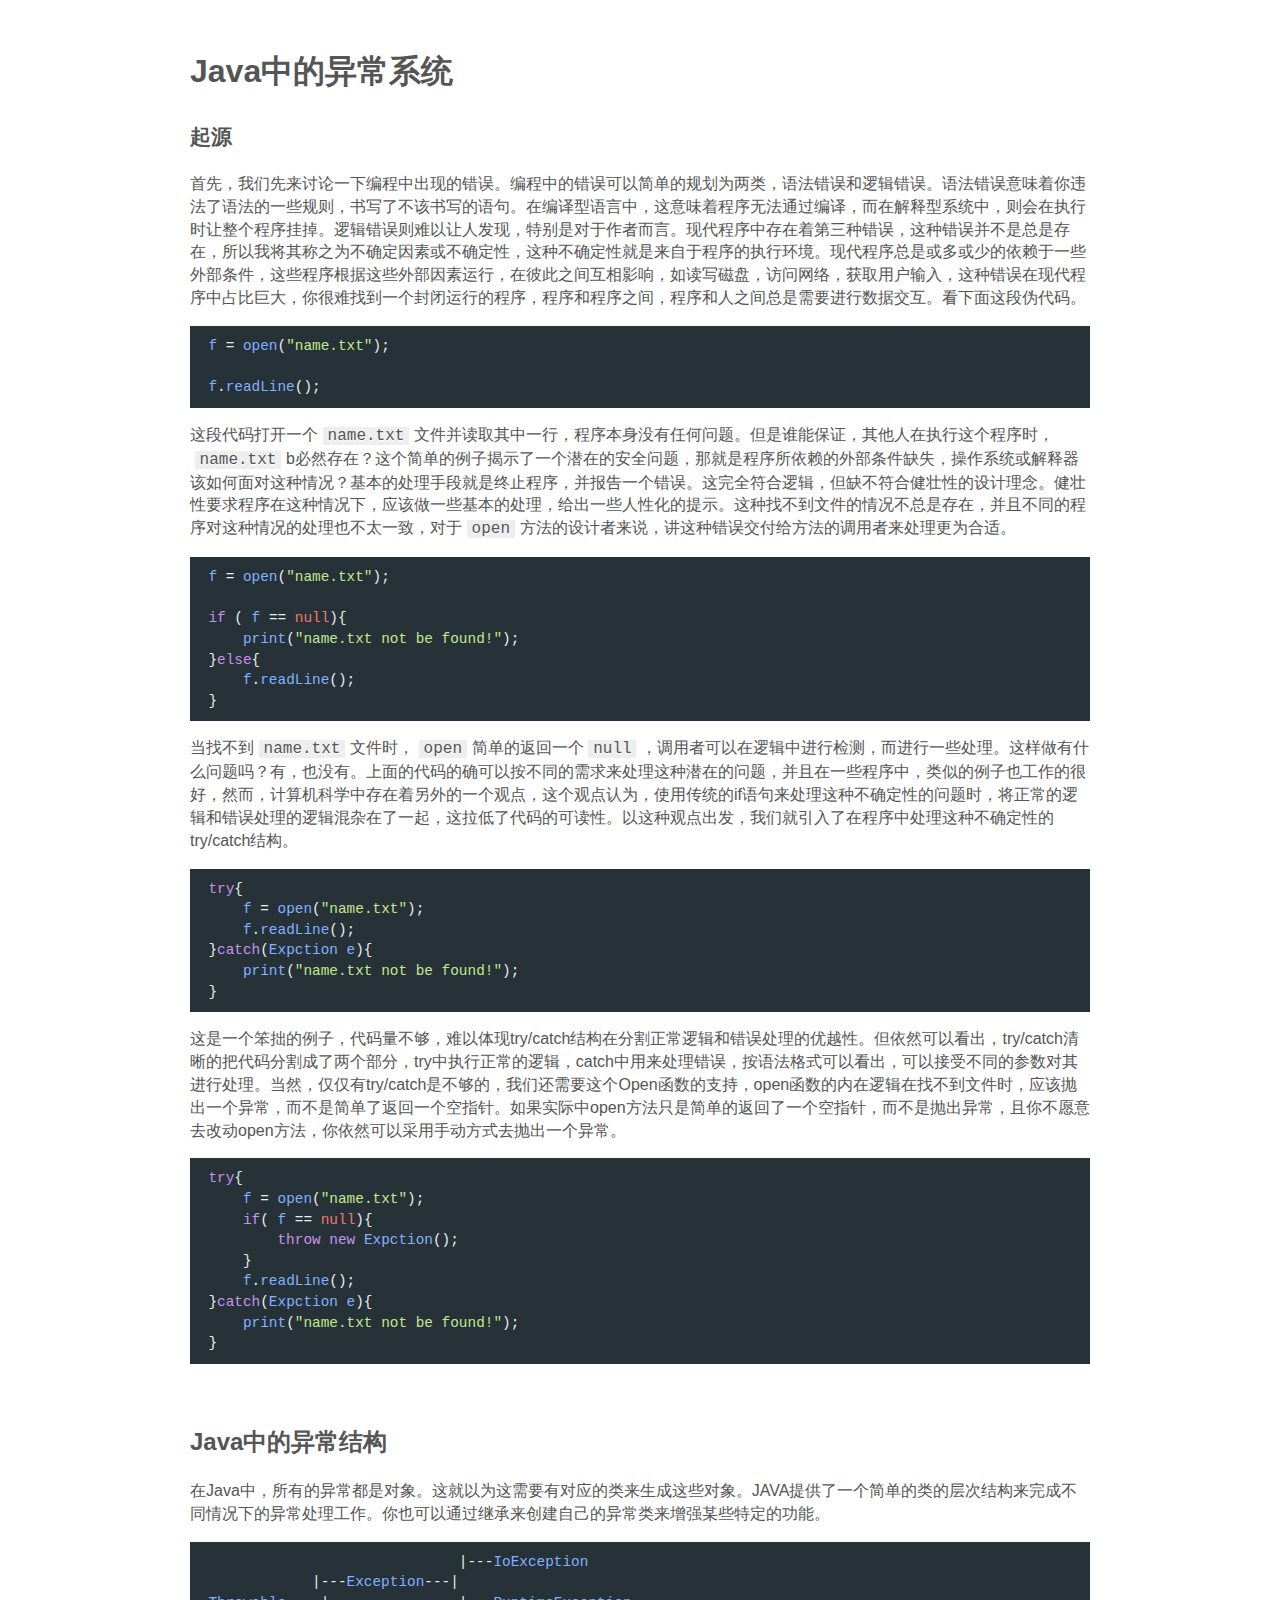
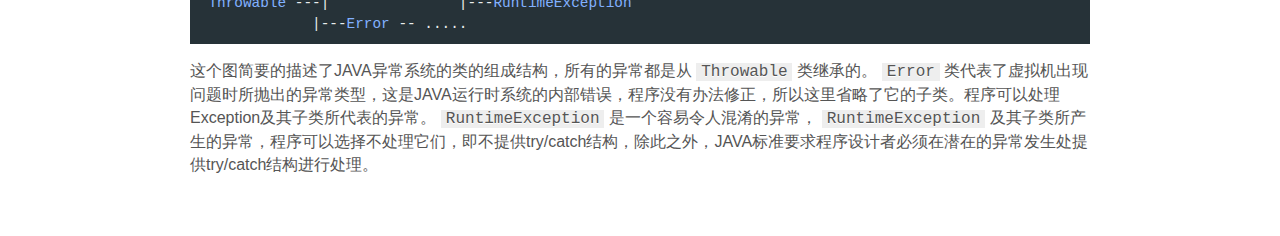
<file: article/JAVA中的异常.html>
<!doctype html>
<html>
<head>
<meta charset='UTF-8'><meta name='viewport' content='width=device-width initial-scale=1'>
<title>JAVA中的异常</title><style type='text/css'>html {overflow-x: initial !important;}:root { --bg-color:#ffffff; --text-color:#333333; --select-text-bg-color:#B5D6FC; --select-text-font-color:auto; --monospace:"Lucida Console",Consolas,"Courier",monospace; }
html { font-size: 14px; background-color: var(--bg-color); color: var(--text-color); font-family: "Helvetica Neue", Helvetica, Arial, sans-serif; -webkit-font-smoothing: antialiased; }
body { margin: 0px; padding: 0px; height: auto; bottom: 0px; top: 0px; left: 0px; right: 0px; font-size: 1rem; line-height: 1.42857; overflow-x: hidden; background: inherit; tab-size: 4; }
iframe { margin: auto; }
a.url { word-break: break-all; }
a:active, a:hover { outline: 0px; }
.in-text-selection, ::selection { text-shadow: none; background: var(--select-text-bg-color); color: var(--select-text-font-color); }
#write { margin: 0px auto; height: auto; width: inherit; word-break: normal; overflow-wrap: break-word; position: relative; white-space: normal; overflow-x: visible; padding-top: 40px; }
#write.first-line-indent p { text-indent: 2em; }
#write.first-line-indent li p, #write.first-line-indent p * { text-indent: 0px; }
#write.first-line-indent li { margin-left: 2em; }
.for-image #write { padding-left: 8px; padding-right: 8px; }
body.typora-export { padding-left: 30px; padding-right: 30px; }
.typora-export .footnote-line, .typora-export li, .typora-export p { white-space: pre-wrap; }
@media screen and (max-width: 500px) {
  body.typora-export { padding-left: 0px; padding-right: 0px; }
  #write { padding-left: 20px; padding-right: 20px; }
  .CodeMirror-sizer { margin-left: 0px !important; }
  .CodeMirror-gutters { display: none !important; }
}
#write li > figure:last-child { margin-bottom: 0.5rem; }
#write ol, #write ul { position: relative; }
img { max-width: 100%; vertical-align: middle; }
button, input, select, textarea { color: inherit; font: inherit; }
input[type="checkbox"], input[type="radio"] { line-height: normal; padding: 0px; }
*, ::after, ::before { box-sizing: border-box; }
#write h1, #write h2, #write h3, #write h4, #write h5, #write h6, #write p, #write pre { width: inherit; }
#write h1, #write h2, #write h3, #write h4, #write h5, #write h6, #write p { position: relative; }
p { line-height: inherit; }
h1, h2, h3, h4, h5, h6 { break-after: avoid-page; break-inside: avoid; orphans: 2; }
p { orphans: 4; }
h1 { font-size: 2rem; }
h2 { font-size: 1.8rem; }
h3 { font-size: 1.6rem; }
h4 { font-size: 1.4rem; }
h5 { font-size: 1.2rem; }
h6 { font-size: 1rem; }
.md-math-block, .md-rawblock, h1, h2, h3, h4, h5, h6, p { margin-top: 1rem; margin-bottom: 1rem; }
.hidden { display: none; }
.md-blockmeta { color: rgb(204, 204, 204); font-weight: 700; font-style: italic; }
a { cursor: pointer; }
sup.md-footnote { padding: 2px 4px; background-color: rgba(238, 238, 238, 0.7); color: rgb(85, 85, 85); border-radius: 4px; cursor: pointer; }
sup.md-footnote a, sup.md-footnote a:hover { color: inherit; text-transform: inherit; text-decoration: inherit; }
#write input[type="checkbox"] { cursor: pointer; width: inherit; height: inherit; }
figure { overflow-x: auto; margin: 1.2em 0px; max-width: calc(100% + 16px); padding: 0px; }
figure > table { margin: 0px !important; }
tr { break-inside: avoid; break-after: auto; }
thead { display: table-header-group; }
table { border-collapse: collapse; border-spacing: 0px; width: 100%; overflow: auto; break-inside: auto; text-align: left; }
table.md-table td { min-width: 32px; }
.CodeMirror-gutters { border-right: 0px; background-color: inherit; }
.CodeMirror-linenumber { user-select: none; }
.CodeMirror { text-align: left; }
.CodeMirror-placeholder { opacity: 0.3; }
.CodeMirror pre { padding: 0px 4px; }
.CodeMirror-lines { padding: 0px; }
div.hr:focus { cursor: none; }
#write pre { white-space: pre-wrap; }
#write.fences-no-line-wrapping pre { white-space: pre; }
#write pre.ty-contain-cm { white-space: normal; }
.CodeMirror-gutters { margin-right: 4px; }
.md-fences { font-size: 0.9rem; display: block; break-inside: avoid; text-align: left; overflow: visible; white-space: pre; background: inherit; position: relative !important; }
.md-diagram-panel { width: 100%; margin-top: 10px; text-align: center; padding-top: 0px; padding-bottom: 8px; overflow-x: auto; }
#write .md-fences.mock-cm { white-space: pre-wrap; }
.md-fences.md-fences-with-lineno { padding-left: 0px; }
#write.fences-no-line-wrapping .md-fences.mock-cm { white-space: pre; overflow-x: auto; }
.md-fences.mock-cm.md-fences-with-lineno { padding-left: 8px; }
.CodeMirror-line, twitterwidget { break-inside: avoid; }
.footnotes { opacity: 0.8; font-size: 0.9rem; margin-top: 1em; margin-bottom: 1em; }
.footnotes + .footnotes { margin-top: 0px; }
.md-reset { margin: 0px; padding: 0px; border: 0px; outline: 0px; vertical-align: top; background: 0px 0px; text-decoration: none; text-shadow: none; float: none; position: static; width: auto; height: auto; white-space: nowrap; cursor: inherit; -webkit-tap-highlight-color: transparent; line-height: normal; font-weight: 400; text-align: left; box-sizing: content-box; direction: ltr; }
li div { padding-top: 0px; }
blockquote { margin: 1rem 0px; }
li .mathjax-block, li p { margin: 0.5rem 0px; }
li { margin: 0px; position: relative; }
blockquote > :last-child { margin-bottom: 0px; }
blockquote > :first-child, li > :first-child { margin-top: 0px; }
.footnotes-area { color: rgb(136, 136, 136); margin-top: 0.714rem; padding-bottom: 0.143rem; white-space: normal; }
#write .footnote-line { white-space: pre-wrap; }
@media print {
  body, html { border: 1px solid transparent; height: 99%; break-after: avoid; break-before: avoid; }
  #write { margin-top: 0px; padding-top: 0px; border-color: transparent !important; }
  .typora-export * { -webkit-print-color-adjust: exact; }
  html.blink-to-pdf { font-size: 13px; }
  .typora-export #write { padding-left: 32px; padding-right: 32px; padding-bottom: 0px; break-after: avoid; }
  .typora-export #write::after { height: 0px; }
}
.footnote-line { margin-top: 0.714em; font-size: 0.7em; }
a img, img a { cursor: pointer; }
pre.md-meta-block { font-size: 0.8rem; min-height: 0.8rem; white-space: pre-wrap; background: rgb(204, 204, 204); display: block; overflow-x: hidden; }
p > .md-image:only-child:not(.md-img-error) img, p > img:only-child { display: block; margin: auto; }
p > .md-image:only-child { display: inline-block; width: 100%; }
#write .MathJax_Display { margin: 0.8em 0px 0px; }
.md-math-block { width: 100%; }
.md-math-block:not(:empty)::after { display: none; }
[contenteditable="true"]:active, [contenteditable="true"]:focus { outline: 0px; box-shadow: none; }
.md-task-list-item { position: relative; list-style-type: none; }
.task-list-item.md-task-list-item { padding-left: 0px; }
.md-task-list-item > input { position: absolute; top: 0px; left: 0px; margin-left: -1.2em; margin-top: calc(1em - 10px); border: none; }
.math { font-size: 1rem; }
.md-toc { min-height: 3.58rem; position: relative; font-size: 0.9rem; border-radius: 10px; }
.md-toc-content { position: relative; margin-left: 0px; }
.md-toc-content::after, .md-toc::after { display: none; }
.md-toc-item { display: block; color: rgb(65, 131, 196); }
.md-toc-item a { text-decoration: none; }
.md-toc-inner:hover { text-decoration: underline; }
.md-toc-inner { display: inline-block; cursor: pointer; }
.md-toc-h1 .md-toc-inner { margin-left: 0px; font-weight: 700; }
.md-toc-h2 .md-toc-inner { margin-left: 2em; }
.md-toc-h3 .md-toc-inner { margin-left: 4em; }
.md-toc-h4 .md-toc-inner { margin-left: 6em; }
.md-toc-h5 .md-toc-inner { margin-left: 8em; }
.md-toc-h6 .md-toc-inner { margin-left: 10em; }
@media screen and (max-width: 48em) {
  .md-toc-h3 .md-toc-inner { margin-left: 3.5em; }
  .md-toc-h4 .md-toc-inner { margin-left: 5em; }
  .md-toc-h5 .md-toc-inner { margin-left: 6.5em; }
  .md-toc-h6 .md-toc-inner { margin-left: 8em; }
}
a.md-toc-inner { font-size: inherit; font-style: inherit; font-weight: inherit; line-height: inherit; }
.footnote-line a:not(.reversefootnote) { color: inherit; }
.md-attr { display: none; }
.md-fn-count::after { content: "."; }
code, pre, samp, tt { font-family: var(--monospace); }
kbd { margin: 0px 0.1em; padding: 0.1em 0.6em; font-size: 0.8em; color: rgb(36, 39, 41); background: rgb(255, 255, 255); border: 1px solid rgb(173, 179, 185); border-radius: 3px; box-shadow: rgba(12, 13, 14, 0.2) 0px 1px 0px, rgb(255, 255, 255) 0px 0px 0px 2px inset; white-space: nowrap; vertical-align: middle; }
.md-comment { color: rgb(162, 127, 3); opacity: 0.8; font-family: var(--monospace); }
code { text-align: left; vertical-align: initial; }
a.md-print-anchor { white-space: pre !important; border-width: initial !important; border-style: none !important; border-color: initial !important; display: inline-block !important; position: absolute !important; width: 1px !important; right: 0px !important; outline: 0px !important; background: 0px 0px !important; text-decoration: initial !important; text-shadow: initial !important; }
.md-inline-math .MathJax_SVG .noError { display: none !important; }
.html-for-mac .inline-math-svg .MathJax_SVG { vertical-align: 0.2px; }
.md-math-block .MathJax_SVG_Display { text-align: center; margin: 0px; position: relative; text-indent: 0px; max-width: none; max-height: none; min-height: 0px; min-width: 100%; width: auto; overflow-y: hidden; display: block !important; }
.MathJax_SVG_Display, .md-inline-math .MathJax_SVG_Display { width: auto; margin: inherit; display: inline-block !important; }
.MathJax_SVG .MJX-monospace { font-family: var(--monospace); }
.MathJax_SVG .MJX-sans-serif { font-family: sans-serif; }
.MathJax_SVG { display: inline; font-style: normal; font-weight: 400; line-height: normal; zoom: 90%; text-indent: 0px; text-align: left; text-transform: none; letter-spacing: normal; word-spacing: normal; overflow-wrap: normal; white-space: nowrap; float: none; direction: ltr; max-width: none; max-height: none; min-width: 0px; min-height: 0px; border: 0px; padding: 0px; margin: 0px; }
.MathJax_SVG * { transition: none 0s ease 0s; }
.MathJax_SVG_Display svg { vertical-align: middle !important; margin-bottom: 0px !important; margin-top: 0px !important; }
.os-windows.monocolor-emoji .md-emoji { font-family: "Segoe UI Symbol", sans-serif; }
.md-diagram-panel > svg { max-width: 100%; }
[lang="mermaid"] svg, [lang="flow"] svg { max-width: 100%; height: auto; }
[lang="mermaid"] .node text { font-size: 1rem; }
table tr th { border-bottom: 0px; }
video { max-width: 100%; display: block; margin: 0px auto; }
iframe { max-width: 100%; width: 100%; border: none; }
.highlight td, .highlight tr { border: 0px; }


.CodeMirror { height: auto; }
.CodeMirror.cm-s-inner { background: inherit; }
.CodeMirror-scroll { overflow: auto hidden; z-index: 3; }
.CodeMirror-gutter-filler, .CodeMirror-scrollbar-filler { background-color: rgb(255, 255, 255); }
.CodeMirror-gutters { border-right: 1px solid rgb(221, 221, 221); background: inherit; white-space: nowrap; }
.CodeMirror-linenumber { padding: 0px 3px 0px 5px; text-align: right; color: rgb(153, 153, 153); }
.cm-s-inner .cm-keyword { color: rgb(119, 0, 136); }
.cm-s-inner .cm-atom, .cm-s-inner.cm-atom { color: rgb(34, 17, 153); }
.cm-s-inner .cm-number { color: rgb(17, 102, 68); }
.cm-s-inner .cm-def { color: rgb(0, 0, 255); }
.cm-s-inner .cm-variable { color: rgb(0, 0, 0); }
.cm-s-inner .cm-variable-2 { color: rgb(0, 85, 170); }
.cm-s-inner .cm-variable-3 { color: rgb(0, 136, 85); }
.cm-s-inner .cm-string { color: rgb(170, 17, 17); }
.cm-s-inner .cm-property { color: rgb(0, 0, 0); }
.cm-s-inner .cm-operator { color: rgb(152, 26, 26); }
.cm-s-inner .cm-comment, .cm-s-inner.cm-comment { color: rgb(170, 85, 0); }
.cm-s-inner .cm-string-2 { color: rgb(255, 85, 0); }
.cm-s-inner .cm-meta { color: rgb(85, 85, 85); }
.cm-s-inner .cm-qualifier { color: rgb(85, 85, 85); }
.cm-s-inner .cm-builtin { color: rgb(51, 0, 170); }
.cm-s-inner .cm-bracket { color: rgb(153, 153, 119); }
.cm-s-inner .cm-tag { color: rgb(17, 119, 0); }
.cm-s-inner .cm-attribute { color: rgb(0, 0, 204); }
.cm-s-inner .cm-header, .cm-s-inner.cm-header { color: rgb(0, 0, 255); }
.cm-s-inner .cm-quote, .cm-s-inner.cm-quote { color: rgb(0, 153, 0); }
.cm-s-inner .cm-hr, .cm-s-inner.cm-hr { color: rgb(153, 153, 153); }
.cm-s-inner .cm-link, .cm-s-inner.cm-link { color: rgb(0, 0, 204); }
.cm-negative { color: rgb(221, 68, 68); }
.cm-positive { color: rgb(34, 153, 34); }
.cm-header, .cm-strong { font-weight: 700; }
.cm-del { text-decoration: line-through; }
.cm-em { font-style: italic; }
.cm-link { text-decoration: underline; }
.cm-error { color: red; }
.cm-invalidchar { color: red; }
.cm-constant { color: rgb(38, 139, 210); }
.cm-defined { color: rgb(181, 137, 0); }
div.CodeMirror span.CodeMirror-matchingbracket { color: rgb(0, 255, 0); }
div.CodeMirror span.CodeMirror-nonmatchingbracket { color: rgb(255, 34, 34); }
.cm-s-inner .CodeMirror-activeline-background { background: inherit; }
.CodeMirror { position: relative; overflow: hidden; }
.CodeMirror-scroll { height: 100%; outline: 0px; position: relative; box-sizing: content-box; background: inherit; }
.CodeMirror-sizer { position: relative; }
.CodeMirror-gutter-filler, .CodeMirror-hscrollbar, .CodeMirror-scrollbar-filler, .CodeMirror-vscrollbar { position: absolute; z-index: 6; display: none; }
.CodeMirror-vscrollbar { right: 0px; top: 0px; overflow: hidden; }
.CodeMirror-hscrollbar { bottom: 0px; left: 0px; overflow: hidden; }
.CodeMirror-scrollbar-filler { right: 0px; bottom: 0px; }
.CodeMirror-gutter-filler { left: 0px; bottom: 0px; }
.CodeMirror-gutters { position: absolute; left: 0px; top: 0px; padding-bottom: 30px; z-index: 3; }
.CodeMirror-gutter { white-space: normal; height: 100%; box-sizing: content-box; padding-bottom: 30px; margin-bottom: -32px; display: inline-block; }
.CodeMirror-gutter-wrapper { position: absolute; z-index: 4; background: 0px 0px !important; border: none !important; }
.CodeMirror-gutter-background { position: absolute; top: 0px; bottom: 0px; z-index: 4; }
.CodeMirror-gutter-elt { position: absolute; cursor: default; z-index: 4; }
.CodeMirror-lines { cursor: text; }
.CodeMirror pre { border-radius: 0px; border-width: 0px; background: 0px 0px; font-family: inherit; font-size: inherit; margin: 0px; white-space: pre; overflow-wrap: normal; color: inherit; z-index: 2; position: relative; overflow: visible; }
.CodeMirror-wrap pre { overflow-wrap: break-word; white-space: pre-wrap; word-break: normal; }
.CodeMirror-code pre { border-right: 30px solid transparent; width: fit-content; }
.CodeMirror-wrap .CodeMirror-code pre { border-right: none; width: auto; }
.CodeMirror-linebackground { position: absolute; left: 0px; right: 0px; top: 0px; bottom: 0px; z-index: 0; }
.CodeMirror-linewidget { position: relative; z-index: 2; overflow: auto; }
.CodeMirror-wrap .CodeMirror-scroll { overflow-x: hidden; }
.CodeMirror-measure { position: absolute; width: 100%; height: 0px; overflow: hidden; visibility: hidden; }
.CodeMirror-measure pre { position: static; }
.CodeMirror div.CodeMirror-cursor { position: absolute; visibility: hidden; border-right: none; width: 0px; }
.CodeMirror div.CodeMirror-cursor { visibility: hidden; }
.CodeMirror-focused div.CodeMirror-cursor { visibility: inherit; }
.cm-searching { background: rgba(255, 255, 0, 0.4); }
@media print {
  .CodeMirror div.CodeMirror-cursor { visibility: hidden; }
}


html { font-size: 16px; }
body { background: rgb(255, 255, 255); font-family: "Source Han Sans SC", sans-serif; color: rgb(85, 85, 85); }
#write { max-width: 60em; margin: 0px auto; padding: 20px 30px 50px; }
h1, h2, h3, h4, h5, h6 { position: relative; margin-top: 1em; margin-bottom: 1em; font-weight: bold; line-height: 1.4em; }
h1 { font-size: 2em; line-height: 1.2em; }
h2 { font-size: 1.5em; line-height: 1.225em; }
h3 { font-size: 1.3em; line-height: 1.43em; }
h4 { font-size: 1.2em; }
h5 { font-size: 1em; }
h6 { font-size: 1em; color: rgb(153, 153, 153); }
hr { border: 1px solid rgb(221, 221, 221); }
a { text-decoration: none; color: rgb(37, 143, 184); }
a:hover, a:active { text-decoration: underline; }
ul, ol { padding-left: 2em; }
.task-list { padding-left: 2em; }
.task-list-item { padding-left: 1.6em; }
.task-list-item input { top: 3px; left: 8px; }
table { width: 100%; border-collapse: collapse; border-spacing: 0px; }
table th { font-weight: bold; border-bottom: 3px solid rgb(221, 221, 221); padding-bottom: 0.5em; }
table td { border-bottom: 1px solid rgb(221, 221, 221); padding: 10px 0px; }
blockquote { border-left: 5px solid rgb(221, 221, 221); padding-left: 0.5em; font-family: "Source Han Serif SC", serif; color: rgb(85, 85, 85); }
blockquote blockquote { padding-right: 0px; }
.md-fences, code, tt { margin: 0px 0.3em; padding: 0px 0.3em; background: rgb(238, 238, 238); font-family: mononoki, monospace; text-shadow: rgb(255, 255, 255) 0px 1px; }
.md-fences { margin: 15px auto; padding: 0.7em 1em; text-shadow: none; }
.cm-s-inner.CodeMirror { background-color: rgb(38, 50, 56); color: rgb(233, 237, 237); }
.cm-s-inner .CodeMirror-gutters { background: rgb(38, 50, 56); color: rgb(83, 127, 126); border: none; }
.cm-s-inner .CodeMirror-guttermarker, .cm-s-inner .CodeMirror-guttermarker-subtle, .cm-s-inner .CodeMirror-linenumber { color: rgb(83, 127, 126); }
.cm-s-inner .CodeMirror-cursor { border-left: 1px solid rgb(248, 248, 240); }
.cm-s-inner div.CodeMirror-selected { background: rgba(255, 255, 255, 0.15); }
.cm-s-inner.CodeMirror-focused div.CodeMirror-selected { background: rgba(255, 255, 255, 0.1); }
.cm-s-inner .CodeMirror-line::selection, .cm-s-inner .CodeMirror-line > span::selection, .cm-s-inner .CodeMirror-line > span > span::selection { background: rgba(255, 255, 255, 0.1); }
.cm-s-inner .CodeMirror-activeline-background { background: rgba(0, 0, 0, 0); }
.cm-s-inner .cm-keyword { color: rgb(199, 146, 234); }
.cm-s-inner .cm-operator { color: rgb(233, 237, 237); }
.cm-s-inner .cm-variable-2 { color: rgb(128, 203, 196); }
.cm-s-inner .cm-variable-3, .cm-s-inner .cm-type { color: rgb(130, 177, 255); }
.cm-s-inner .cm-builtin { color: rgb(222, 203, 107); }
.cm-s-inner .cm-atom { color: rgb(247, 118, 105); }
.cm-s-inner .cm-number { color: rgb(247, 118, 105); }
.cm-s-inner .cm-def { color: rgb(233, 237, 237); }
.cm-s-inner .cm-string { color: rgb(195, 232, 141); }
.cm-s-inner .cm-string-2 { color: rgb(128, 203, 196); }
.cm-s-inner .cm-comment { color: rgb(84, 110, 122); }
.cm-s-inner .cm-variable { color: rgb(130, 177, 255); }
.cm-s-inner .cm-tag { color: rgb(128, 203, 196); }
.cm-s-inner .cm-meta { color: rgb(128, 203, 196); }
.cm-s-inner .cm-attribute { color: rgb(255, 203, 107); }
.cm-s-inner .cm-property { color: rgb(128, 203, 174); }
.cm-s-inner .cm-qualifier { color: rgb(222, 203, 107); }
.cm-s-inner .cm-variable-3, .cm-s-inner .cm-type { color: rgb(222, 203, 107); }
.cm-s-inner .cm-tag { color: rgb(255, 83, 112); }
.cm-s-inner .cm-error { color: rgb(255, 255, 255); background-color: rgb(236, 95, 103); }
.cm-s-inner .CodeMirror-matchingbracket { text-decoration: underline; color: white !important; }
.md-fences { background-color: rgb(38, 50, 56); color: rgb(233, 237, 237); border: none; }
.md-fences .code-tooltip { background-color: rgb(38, 50, 56); }
.cm-s-typora-default { background-color: rgb(38, 50, 56); color: rgb(233, 237, 237); }
.cm-s-typora-default .CodeMirror-gutters { background: rgb(38, 50, 56); color: rgb(83, 127, 126); border: none; }
.cm-s-typora-default .CodeMirror-guttermarker, .cm-s-typora-default .CodeMirror-guttermarker-subtle, .cm-s-typora-default .CodeMirror-linenumber { color: rgb(83, 127, 126); }
.cm-s-typora-default .CodeMirror-cursor { border-left: 1px solid rgb(248, 248, 240); }
.cm-s-typora-default div.CodeMirror-selected { background: rgba(255, 255, 255, 0.15); }
.cm-s-typora-default.CodeMirror-focused div.CodeMirror-selected { background: rgba(255, 255, 255, 0.1); }
.cm-s-typora-default .CodeMirror-line::selection, .cm-s-typora-default .CodeMirror-line > span::selection, .cm-s-typora-default .CodeMirror-line > span > span::selection { background: rgba(255, 255, 255, 0.1); }
.cm-s-typora-default .CodeMirror-activeline-background { background: rgba(0, 0, 0, 0); }
.cm-s-typora-default .cm-keyword { color: rgb(199, 146, 234); }
.cm-s-typora-default .cm-operator { color: rgb(233, 237, 237); }
.cm-s-typora-default .cm-variable-2 { color: rgb(128, 203, 196); }
.cm-s-typora-default .cm-variable-3 { color: rgb(130, 177, 255); }
.cm-s-typora-default .cm-builtin { color: rgb(222, 203, 107); }
.cm-s-typora-default .cm-atom { color: rgb(247, 118, 105); }
.cm-s-typora-default .cm-number { color: rgb(247, 118, 105); }
.cm-s-typora-default .cm-def { color: rgb(233, 237, 237); }
.cm-s-typora-default .cm-string { color: rgb(195, 232, 141); }
.cm-s-typora-default .cm-string-2 { color: rgb(128, 203, 196); }
.cm-s-typora-default .cm-comment { color: rgb(84, 110, 122); }
.cm-s-typora-default .cm-variable { color: rgb(130, 177, 255); }
.cm-s-typora-default .cm-tag { color: rgb(128, 203, 196); }
.cm-s-typora-default .cm-meta { color: rgb(128, 203, 196); }
.cm-s-typora-default .cm-attribute { color: rgb(255, 203, 107); }
.cm-s-typora-default .cm-property { color: rgb(128, 203, 174); }
.cm-s-typora-default .cm-qualifier { color: rgb(222, 203, 107); }
.cm-s-typora-default .cm-variable-3 { color: rgb(222, 203, 107); }
.cm-s-typora-default .cm-tag { color: rgb(255, 83, 112); }
.cm-s-typora-default .cm-error { color: rgb(255, 255, 255); background-color: rgb(236, 95, 103); }
.cm-s-typora-default .CodeMirror-matchingbracket { text-decoration: underline; color: white !important; }
.md-fences { background-color: rgb(38, 50, 56); color: rgb(233, 237, 237); border: none; }
.md-fences .code-tooltip { background-color: rgb(38, 50, 56); }
.CodeMirror div.CodeMirror-cursor { border-left: 1px solid rgb(228, 98, 154); }
#write pre.md-meta-block { padding: 1em; background-color: rgb(255, 255, 255); border-bottom: 1px dashed rgb(221, 221, 221); color: rgb(128, 203, 196); margin-top: 0px !important; }
.md-image > .md-meta { color: inherit; }
header, .context-menu, .megamenu-content, footer { font-family: "Source Han Sans SC", sans-serif; }
@media print {
  html { font-size: 13px; }
  table, pre { break-inside: avoid; }
  pre { overflow-wrap: break-word; }
}
header, .context-menu, .megamenu-content, footer { font-family: "Helvetica Neue", Helvetica, "Segoe UI", Arial, sans-serif; }
.md-diagram-panel-preview { color: rgb(38, 50, 56); }

 .typora-export li, .typora-export p, .typora-export,  .footnote-line {white-space: normal;} 
</style>
</head>
<body class='typora-export os-windows' >
<div  id='write'  class = 'is-node'><h1><a name="java中的异常系统" class="md-header-anchor"></a><span>Java中的异常系统</span></h1><h3><a name="起源" class="md-header-anchor"></a><span>起源</span></h3><p><span>首先，我们先来讨论一下编程中出现的错误。编程中的错误可以简单的规划为两类，语法错误和逻辑错误。语法错误意味着你违法了语法的一些规则，书写了不该书写的语句。在编译型语言中，这意味着程序无法通过编译，而在解释型系统中，则会在执行时让整个程序挂掉。逻辑错误则难以让人发现，特别是对于作者而言。现代程序中存在着第三种错误，这种错误并不是总是存在，所以我将其称之为不确定因素或不确定性，这种不确定性就是来自于程序的执行环境。现代程序总是或多或少的依赖于一些外部条件，这些程序根据这些外部因素运行，在彼此之间互相影响，如读写磁盘，访问网络，获取用户输入，这种错误在现代程序中占比巨大，你很难找到一个封闭运行的程序，程序和程序之间，程序和人之间总是需要进行数据交互。看下面这段伪代码。</span></p><pre spellcheck="false" class="md-fences md-end-block ty-contain-cm modeLoaded" lang="java"><div class="CodeMirror cm-s-inner CodeMirror-wrap" lang="java"><div style="overflow: hidden; position: relative; width: 3px; height: 0px; top: 0px; left: 4px;"><textarea autocorrect="off" autocapitalize="off" spellcheck="false" tabindex="0" style="position: absolute; bottom: -1em; padding: 0px; width: 1000px; height: 1em; outline: none;"></textarea></div><div class="CodeMirror-scrollbar-filler" cm-not-content="true"></div><div class="CodeMirror-gutter-filler" cm-not-content="true"></div><div class="CodeMirror-scroll" tabindex="-1"><div class="CodeMirror-sizer" style="margin-left: 0px; margin-bottom: 0px; border-right-width: 0px; padding-right: 0px; padding-bottom: 0px;"><div style="position: relative; top: 0px;"><div class="CodeMirror-lines" role="presentation"><div role="presentation" style="position: relative; outline: none;"><div class="CodeMirror-measure"><span><span>​</span>x</span></div><div class="CodeMirror-measure"></div><div style="position: relative; z-index: 1;"></div><div class="CodeMirror-code" role="presentation"><div class="CodeMirror-activeline" style="position: relative;"><div class="CodeMirror-activeline-background CodeMirror-linebackground"></div><div class="CodeMirror-gutter-background CodeMirror-activeline-gutter" style="left: 0px; width: 0px;"></div><pre class=" CodeMirror-line " role="presentation"><span role="presentation" style="padding-right: 0.1px;"><span class="cm-variable">f</span> <span class="cm-operator">=</span> <span class="cm-variable">open</span>(<span class="cm-string">"name.txt"</span>);</span></pre></div><pre class=" CodeMirror-line " role="presentation"><span role="presentation" style="padding-right: 0.1px;"><span cm-text="">​</span></span></pre><pre class=" CodeMirror-line " role="presentation"><span role="presentation" style="padding-right: 0.1px;"><span class="cm-variable">f</span>.<span class="cm-variable">readLine</span>();</span></pre></div></div></div></div></div><div style="position: absolute; height: 0px; width: 1px; border-bottom: 0px solid transparent; top: 60px;"></div><div class="CodeMirror-gutters" style="display: none; height: 60px;"></div></div></div></pre><p><span>这段代码打开一个</span><code>name.txt</code><span>文件并读取其中一行，程序本身没有任何问题。但是谁能保证，其他人在执行这个程序时，</span><code>name.txt</code><span>b必然存在？这个简单的例子揭示了一个潜在的安全问题，那就是程序所依赖的外部条件缺失，操作系统或解释器该如何面对这种情况？基本的处理手段就是终止程序，并报告一个错误。这完全符合逻辑，但缺不符合健壮性的设计理念。健壮性要求程序在这种情况下，应该做一些基本的处理，给出一些人性化的提示。这种找不到文件的情况不总是存在，并且不同的程序对这种情况的处理也不太一致，对于</span><code>open</code><span>方法的设计者来说，讲这种错误交付给方法的调用者来处理更为合适。</span></p><pre spellcheck="false" class="md-fences md-end-block ty-contain-cm modeLoaded" lang="java"><div class="CodeMirror cm-s-inner CodeMirror-wrap" lang="java"><div style="overflow: hidden; position: relative; width: 3px; height: 0px; top: 0px; left: 4px;"><textarea autocorrect="off" autocapitalize="off" spellcheck="false" tabindex="0" style="position: absolute; bottom: -1em; padding: 0px; width: 1000px; height: 1em; outline: none;"></textarea></div><div class="CodeMirror-scrollbar-filler" cm-not-content="true"></div><div class="CodeMirror-gutter-filler" cm-not-content="true"></div><div class="CodeMirror-scroll" tabindex="-1"><div class="CodeMirror-sizer" style="margin-left: 0px; margin-bottom: 0px; border-right-width: 0px; padding-right: 0px; padding-bottom: 0px;"><div style="position: relative; top: 0px;"><div class="CodeMirror-lines" role="presentation"><div role="presentation" style="position: relative; outline: none;"><div class="CodeMirror-measure"><pre><span>xxxxxxxxxx</span></pre></div><div class="CodeMirror-measure"></div><div style="position: relative; z-index: 1;"></div><div class="CodeMirror-code" role="presentation" style=""><div class="CodeMirror-activeline" style="position: relative;"><div class="CodeMirror-activeline-background CodeMirror-linebackground"></div><div class="CodeMirror-gutter-background CodeMirror-activeline-gutter" style="left: 0px; width: 0px;"></div><pre class=" CodeMirror-line " role="presentation"><span role="presentation" style="padding-right: 0.1px;"><span class="cm-variable">f</span> <span class="cm-operator">=</span> <span class="cm-variable">open</span>(<span class="cm-string">"name.txt"</span>);</span></pre></div><pre class=" CodeMirror-line " role="presentation"><span role="presentation" style="padding-right: 0.1px;"><span cm-text="">​</span></span></pre><pre class=" CodeMirror-line " role="presentation"><span role="presentation" style="padding-right: 0.1px;"><span class="cm-keyword">if</span> ( <span class="cm-variable">f</span> <span class="cm-operator">==</span> <span class="cm-atom">null</span>){</span></pre><pre class=" CodeMirror-line " role="presentation"><span role="presentation" style="padding-right: 0.1px;"> &nbsp; &nbsp;<span class="cm-variable">print</span>(<span class="cm-string">"name.txt not be found!"</span>);</span></pre><pre class=" CodeMirror-line " role="presentation"><span role="presentation" style="padding-right: 0.1px;">}<span class="cm-keyword">else</span>{</span></pre><pre class=" CodeMirror-line " role="presentation"><span role="presentation" style="padding-right: 0.1px;"> &nbsp; &nbsp;<span class="cm-variable">f</span>.<span class="cm-variable">readLine</span>();</span></pre><pre class=" CodeMirror-line " role="presentation"><span role="presentation" style="padding-right: 0.1px;">}</span></pre></div></div></div></div></div><div style="position: absolute; height: 0px; width: 1px; border-bottom: 0px solid transparent; top: 140px;"></div><div class="CodeMirror-gutters" style="display: none; height: 140px;"></div></div></div></pre><p><span>当找不到</span><code>name.txt</code><span>文件时，</span><code>open</code><span>简单的返回一个</span><code>null</code><span>，调用者可以在逻辑中进行检测，而进行一些处理。这样做有什么问题吗？有，也没有。上面的代码的确可以按不同的需求来处理这种潜在的问题，并且在一些程序中，类似的例子也工作的很好，然而，计算机科学中存在着另外的一个观点，这个观点认为，使用传统的if语句来处理这种不确定性的问题时，将正常的逻辑和错误处理的逻辑混杂在了一起，这拉低了代码的可读性。以这种观点出发，我们就引入了在程序中处理这种不确定性的try/catch结构。</span></p><pre spellcheck="false" class="md-fences md-end-block ty-contain-cm modeLoaded" lang="java"><div class="CodeMirror cm-s-inner CodeMirror-wrap" lang="java"><div style="overflow: hidden; position: relative; width: 3px; height: 0px; top: 0px; left: 4px;"><textarea autocorrect="off" autocapitalize="off" spellcheck="false" tabindex="0" style="position: absolute; bottom: -1em; padding: 0px; width: 1000px; height: 1em; outline: none;"></textarea></div><div class="CodeMirror-scrollbar-filler" cm-not-content="true"></div><div class="CodeMirror-gutter-filler" cm-not-content="true"></div><div class="CodeMirror-scroll" tabindex="-1"><div class="CodeMirror-sizer" style="margin-left: 0px; margin-bottom: 0px; border-right-width: 0px; padding-right: 0px; padding-bottom: 0px;"><div style="position: relative; top: 0px;"><div class="CodeMirror-lines" role="presentation"><div role="presentation" style="position: relative; outline: none;"><div class="CodeMirror-measure"><pre><span>xxxxxxxxxx</span></pre></div><div class="CodeMirror-measure"></div><div style="position: relative; z-index: 1;"></div><div class="CodeMirror-code" role="presentation" style=""><div class="CodeMirror-activeline" style="position: relative;"><div class="CodeMirror-activeline-background CodeMirror-linebackground"></div><div class="CodeMirror-gutter-background CodeMirror-activeline-gutter" style="left: 0px; width: 0px;"></div><pre class=" CodeMirror-line " role="presentation"><span role="presentation" style="padding-right: 0.1px;"><span class="cm-keyword">try</span>{</span></pre></div><pre class=" CodeMirror-line " role="presentation"><span role="presentation" style="padding-right: 0.1px;"> &nbsp; &nbsp;<span class="cm-variable">f</span> <span class="cm-operator">=</span> <span class="cm-variable">open</span>(<span class="cm-string">"name.txt"</span>);</span></pre><pre class=" CodeMirror-line " role="presentation"><span role="presentation" style="padding-right: 0.1px;"> &nbsp; &nbsp;<span class="cm-variable">f</span>.<span class="cm-variable">readLine</span>();</span></pre><pre class=" CodeMirror-line " role="presentation"><span role="presentation" style="padding-right: 0.1px;">}<span class="cm-keyword">catch</span>(<span class="cm-variable">Expction</span> <span class="cm-variable">e</span>){</span></pre><pre class=" CodeMirror-line " role="presentation"><span role="presentation" style="padding-right: 0.1px;"> &nbsp; &nbsp;<span class="cm-variable">print</span>(<span class="cm-string">"name.txt not be found!"</span>);</span></pre><pre class=" CodeMirror-line " role="presentation"><span role="presentation" style="padding-right: 0.1px;">}</span></pre></div></div></div></div></div><div style="position: absolute; height: 0px; width: 1px; border-bottom: 0px solid transparent; top: 120px;"></div><div class="CodeMirror-gutters" style="display: none; height: 120px;"></div></div></div></pre><p><span>这是一个笨拙的例子，代码量不够，难以体现try/catch结构在分割正常逻辑和错误处理的优越性。但依然可以看出，try/catch清晰的把代码分割成了两个部分，try中执行正常的逻辑，catch中用来处理错误，按语法格式可以看出，可以接受不同的参数对其进行处理。当然，仅仅有try/catch是不够的，我们还需要这个Open函数的支持，open函数的内在逻辑在找不到文件时，应该抛出一个异常，而不是简单了返回一个空指针。如果实际中open方法只是简单的返回了一个空指针，而不是抛出异常，且你不愿意去改动open方法，你依然可以采用手动方式去抛出一个异常。</span></p><pre spellcheck="false" class="md-fences md-end-block ty-contain-cm modeLoaded" lang="java"><div class="CodeMirror cm-s-inner CodeMirror-wrap" lang="java"><div style="overflow: hidden; position: relative; width: 3px; height: 0px; top: 0px; left: 4px;"><textarea autocorrect="off" autocapitalize="off" spellcheck="false" tabindex="0" style="position: absolute; bottom: -1em; padding: 0px; width: 1000px; height: 1em; outline: none;"></textarea></div><div class="CodeMirror-scrollbar-filler" cm-not-content="true"></div><div class="CodeMirror-gutter-filler" cm-not-content="true"></div><div class="CodeMirror-scroll" tabindex="-1"><div class="CodeMirror-sizer" style="margin-left: 0px; margin-bottom: 0px; border-right-width: 0px; padding-right: 0px; padding-bottom: 0px;"><div style="position: relative; top: 0px;"><div class="CodeMirror-lines" role="presentation"><div role="presentation" style="position: relative; outline: none;"><div class="CodeMirror-measure"><pre><span>xxxxxxxxxx</span></pre></div><div class="CodeMirror-measure"></div><div style="position: relative; z-index: 1;"></div><div class="CodeMirror-code" role="presentation" style=""><div class="CodeMirror-activeline" style="position: relative;"><div class="CodeMirror-activeline-background CodeMirror-linebackground"></div><div class="CodeMirror-gutter-background CodeMirror-activeline-gutter" style="left: 0px; width: 0px;"></div><pre class=" CodeMirror-line " role="presentation"><span role="presentation" style="padding-right: 0.1px;"><span class="cm-keyword">try</span>{</span></pre></div><pre class=" CodeMirror-line " role="presentation"><span role="presentation" style="padding-right: 0.1px;"> &nbsp; &nbsp;<span class="cm-variable">f</span> <span class="cm-operator">=</span> <span class="cm-variable">open</span>(<span class="cm-string">"name.txt"</span>);</span></pre><pre class=" CodeMirror-line " role="presentation"><span role="presentation" style="padding-right: 0.1px;"> &nbsp; &nbsp;<span class="cm-keyword">if</span>( <span class="cm-variable">f</span> <span class="cm-operator">==</span> <span class="cm-atom">null</span>){</span></pre><pre class=" CodeMirror-line " role="presentation"><span role="presentation" style="padding-right: 0.1px;"> &nbsp; &nbsp; &nbsp; &nbsp;<span class="cm-keyword">throw</span> <span class="cm-keyword">new</span> <span class="cm-variable">Expction</span>();</span></pre><pre class=" CodeMirror-line " role="presentation"><span role="presentation" style="padding-right: 0.1px;"> &nbsp;  }</span></pre><pre class=" CodeMirror-line " role="presentation"><span role="presentation" style="padding-right: 0.1px;"> &nbsp; &nbsp;<span class="cm-variable">f</span>.<span class="cm-variable">readLine</span>();</span></pre><pre class=" CodeMirror-line " role="presentation"><span role="presentation" style="padding-right: 0.1px;">}<span class="cm-keyword">catch</span>(<span class="cm-variable">Expction</span> <span class="cm-variable">e</span>){</span></pre><pre class=" CodeMirror-line " role="presentation"><span role="presentation" style="padding-right: 0.1px;"> &nbsp; &nbsp;<span class="cm-variable">print</span>(<span class="cm-string">"name.txt not be found!"</span>);</span></pre><pre class=" CodeMirror-line " role="presentation"><span role="presentation" style="padding-right: 0.1px;">}</span></pre></div></div></div></div></div><div style="position: absolute; height: 0px; width: 1px; border-bottom: 0px solid transparent; top: 180px;"></div><div class="CodeMirror-gutters" style="display: none; height: 180px;"></div></div></div></pre><p>&nbsp;</p><h2><a name="java中的异常结构" class="md-header-anchor"></a><span>Java中的异常结构</span></h2><p><span>在Java中，所有的异常都是对象。这就以为这需要有对应的类来生成这些对象。JAVA提供了一个简单的类的层次结构来完成不同情况下的异常处理工作。你也可以通过继承来创建自己的异常类来增强某些特定的功能。</span></p><pre spellcheck="false" class="md-fences md-end-block ty-contain-cm modeLoaded" lang="java"><div class="CodeMirror cm-s-inner CodeMirror-wrap" lang="java"><div style="overflow: hidden; position: relative; width: 3px; height: 0px; top: 0px; left: 4px;"><textarea autocorrect="off" autocapitalize="off" spellcheck="false" tabindex="0" style="position: absolute; bottom: -1em; padding: 0px; width: 1000px; height: 1em; outline: none;"></textarea></div><div class="CodeMirror-scrollbar-filler" cm-not-content="true"></div><div class="CodeMirror-gutter-filler" cm-not-content="true"></div><div class="CodeMirror-scroll" tabindex="-1"><div class="CodeMirror-sizer" style="margin-left: 0px; margin-bottom: 0px; border-right-width: 0px; padding-right: 0px; padding-bottom: 0px;"><div style="position: relative; top: 0px;"><div class="CodeMirror-lines" role="presentation"><div role="presentation" style="position: relative; outline: none;"><div class="CodeMirror-measure"><pre><span>xxxxxxxxxx</span></pre></div><div class="CodeMirror-measure"></div><div style="position: relative; z-index: 1;"></div><div class="CodeMirror-code" role="presentation"><div class="CodeMirror-activeline" style="position: relative;"><div class="CodeMirror-activeline-background CodeMirror-linebackground"></div><div class="CodeMirror-gutter-background CodeMirror-activeline-gutter" style="left: 0px; width: 0px;"></div><pre class=" CodeMirror-line " role="presentation"><span role="presentation" style="padding-right: 0.1px;"> &nbsp; &nbsp; &nbsp; &nbsp; &nbsp; &nbsp; &nbsp; &nbsp; &nbsp; &nbsp; &nbsp; &nbsp; &nbsp; &nbsp; <span class="cm-operator">|---</span><span class="cm-variable">IoException</span></span></pre></div><pre class=" CodeMirror-line " role="presentation"><span role="presentation" style="padding-right: 0.1px;"><span class="cm-tab" role="presentation" cm-text="	">    </span><span class="cm-tab" role="presentation" cm-text="	">    </span><span class="cm-tab" role="presentation" cm-text="	">    </span><span class="cm-operator">|---</span><span class="cm-variable">Exception</span><span class="cm-operator">---|</span></span></pre><pre class=" CodeMirror-line " role="presentation"><span role="presentation" style="padding-right: 0.1px;"><span class="cm-variable">Throwable</span> <span class="cm-operator">---|</span> &nbsp; &nbsp; &nbsp; &nbsp; &nbsp; &nbsp; &nbsp; <span class="cm-operator">|---</span><span class="cm-variable">RuntimeException</span></span></pre><pre class=" CodeMirror-line " role="presentation"><span role="presentation" style="padding-right: 0.1px;"><span class="cm-tab" role="presentation" cm-text="	">    </span><span class="cm-tab" role="presentation" cm-text="	">    </span><span class="cm-tab" role="presentation" cm-text="	">    </span><span class="cm-operator">|---</span><span class="cm-variable">Error</span> <span class="cm-operator">--</span> .....</span></pre></div></div></div></div></div><div style="position: absolute; height: 0px; width: 1px; border-bottom: 0px solid transparent; top: 82px;"></div><div class="CodeMirror-gutters" style="display: none; height: 82px;"></div></div></div></pre><p><span>这个图简要的描述了JAVA异常系统的类的组成结构，所有的异常都是从</span><code>Throwable</code><span>类继承的。</span><code>Error</code><span>类代表了虚拟机出现问题时所抛出的异常类型，这是JAVA运行时系统的内部错误，程序没有办法修正，所以这里省略了它的子类。程序可以处理Exception及其子类所代表的异常。</span><code>RuntimeException</code><span>是一个容易令人混淆的异常，</span><code>RuntimeException</code><span>及其子类所产生的异常，程序可以选择不处理它们，即不提供try/catch结构，除此之外，JAVA标准要求程序设计者必须在潜在的异常发生处提供try/catch结构进行处理。</span></p></div>
</body>
</html>
</file>
